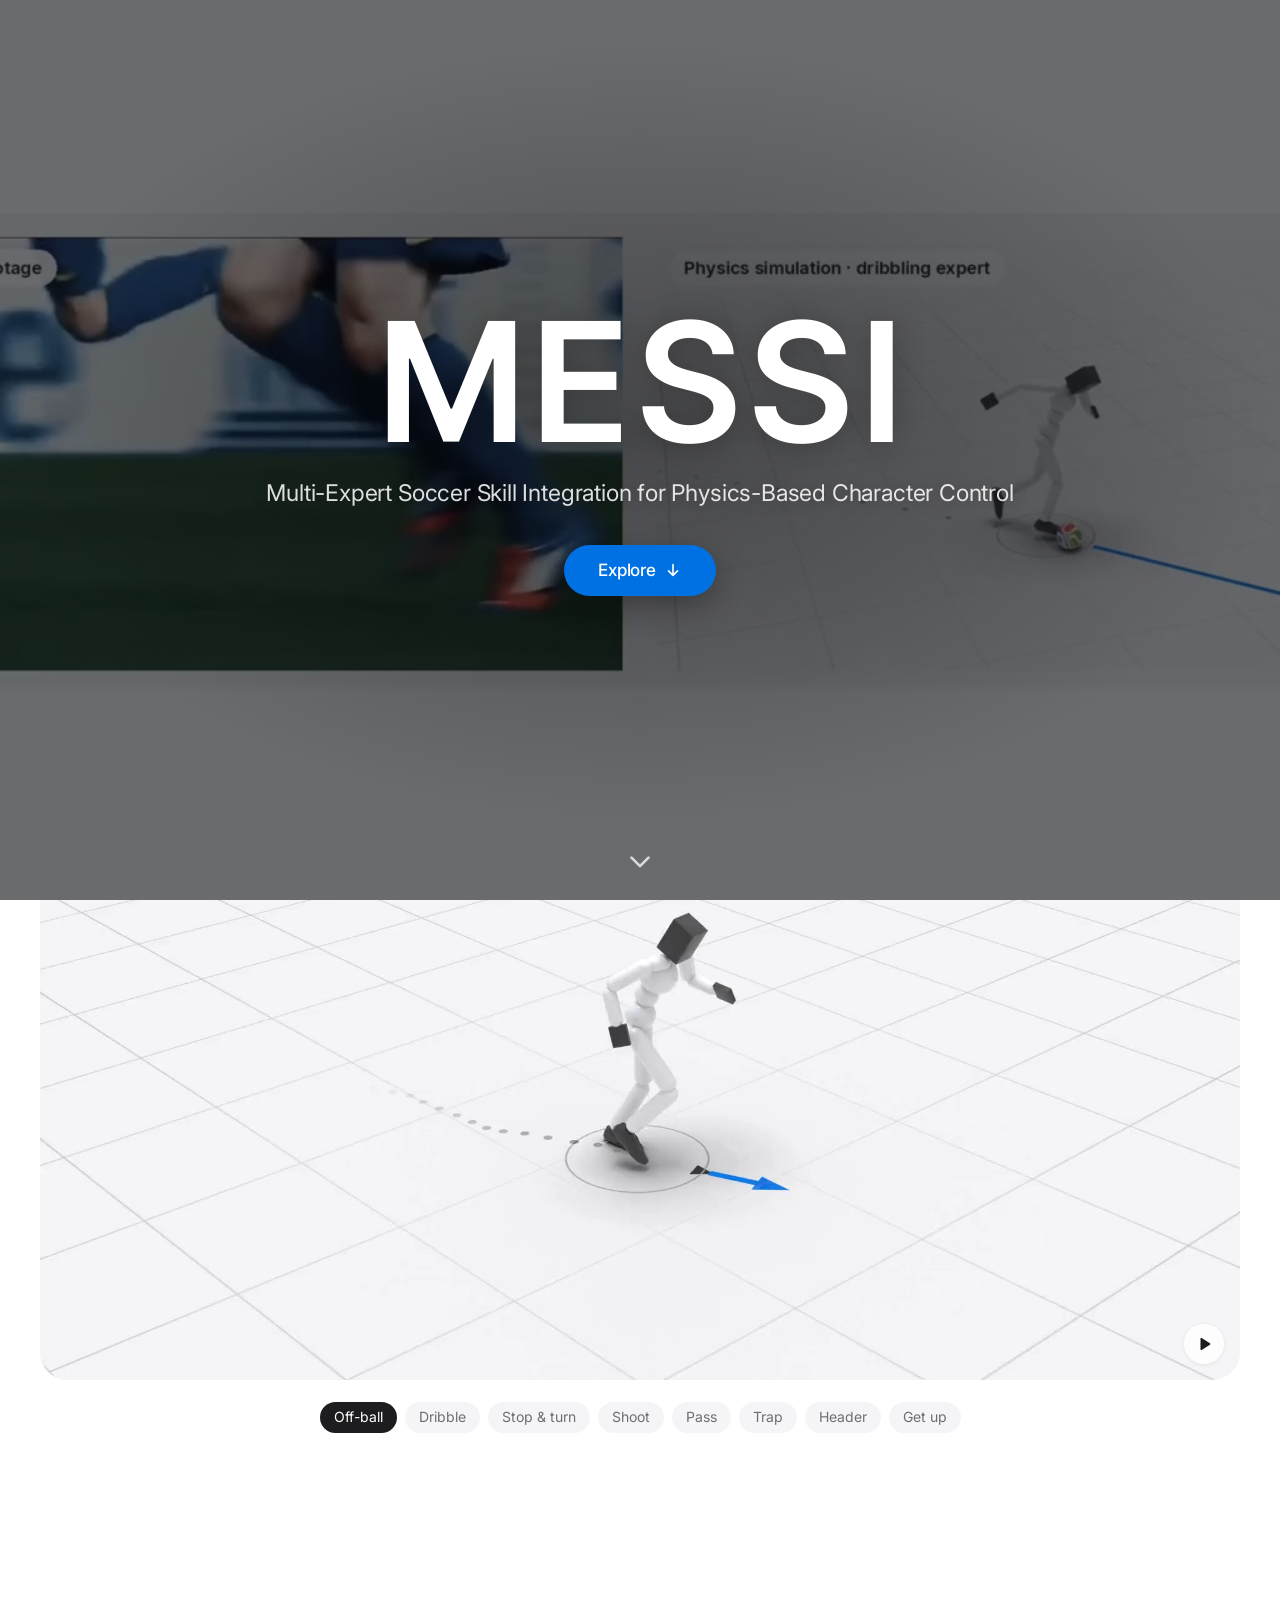
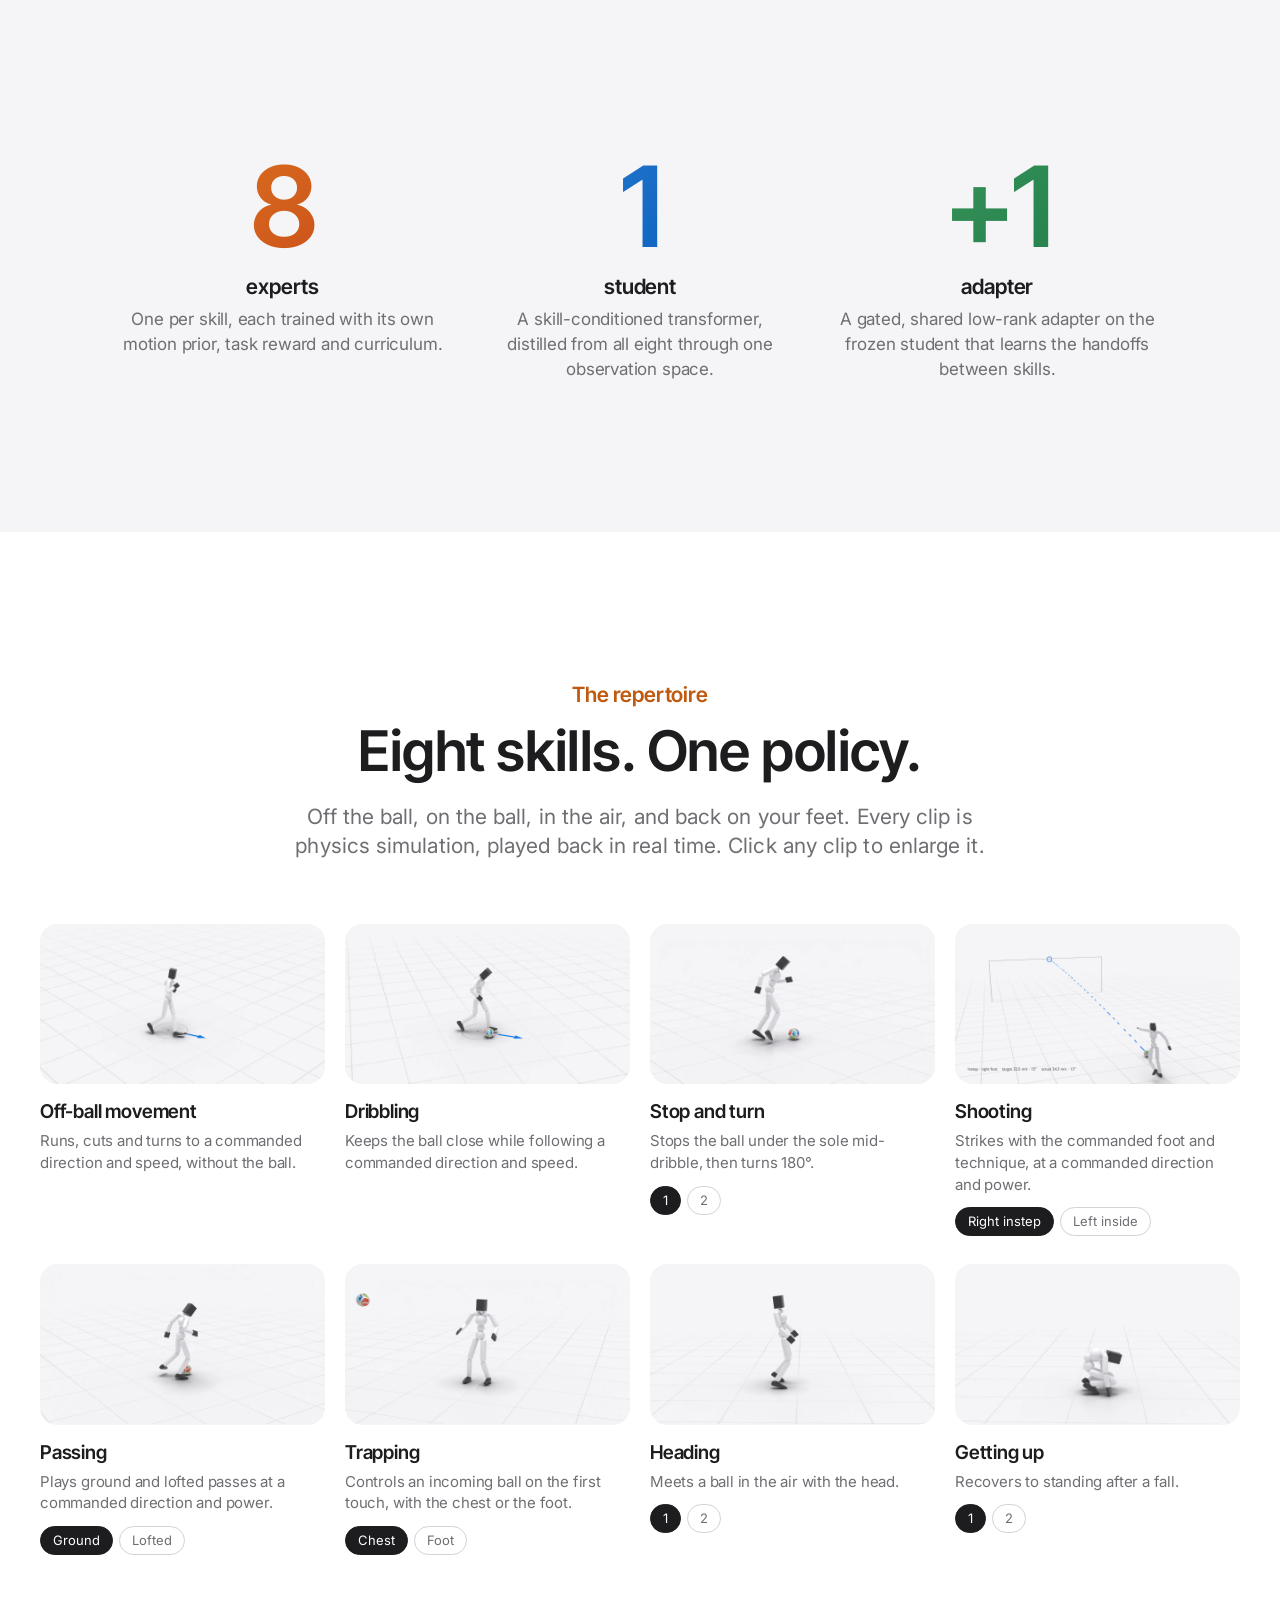
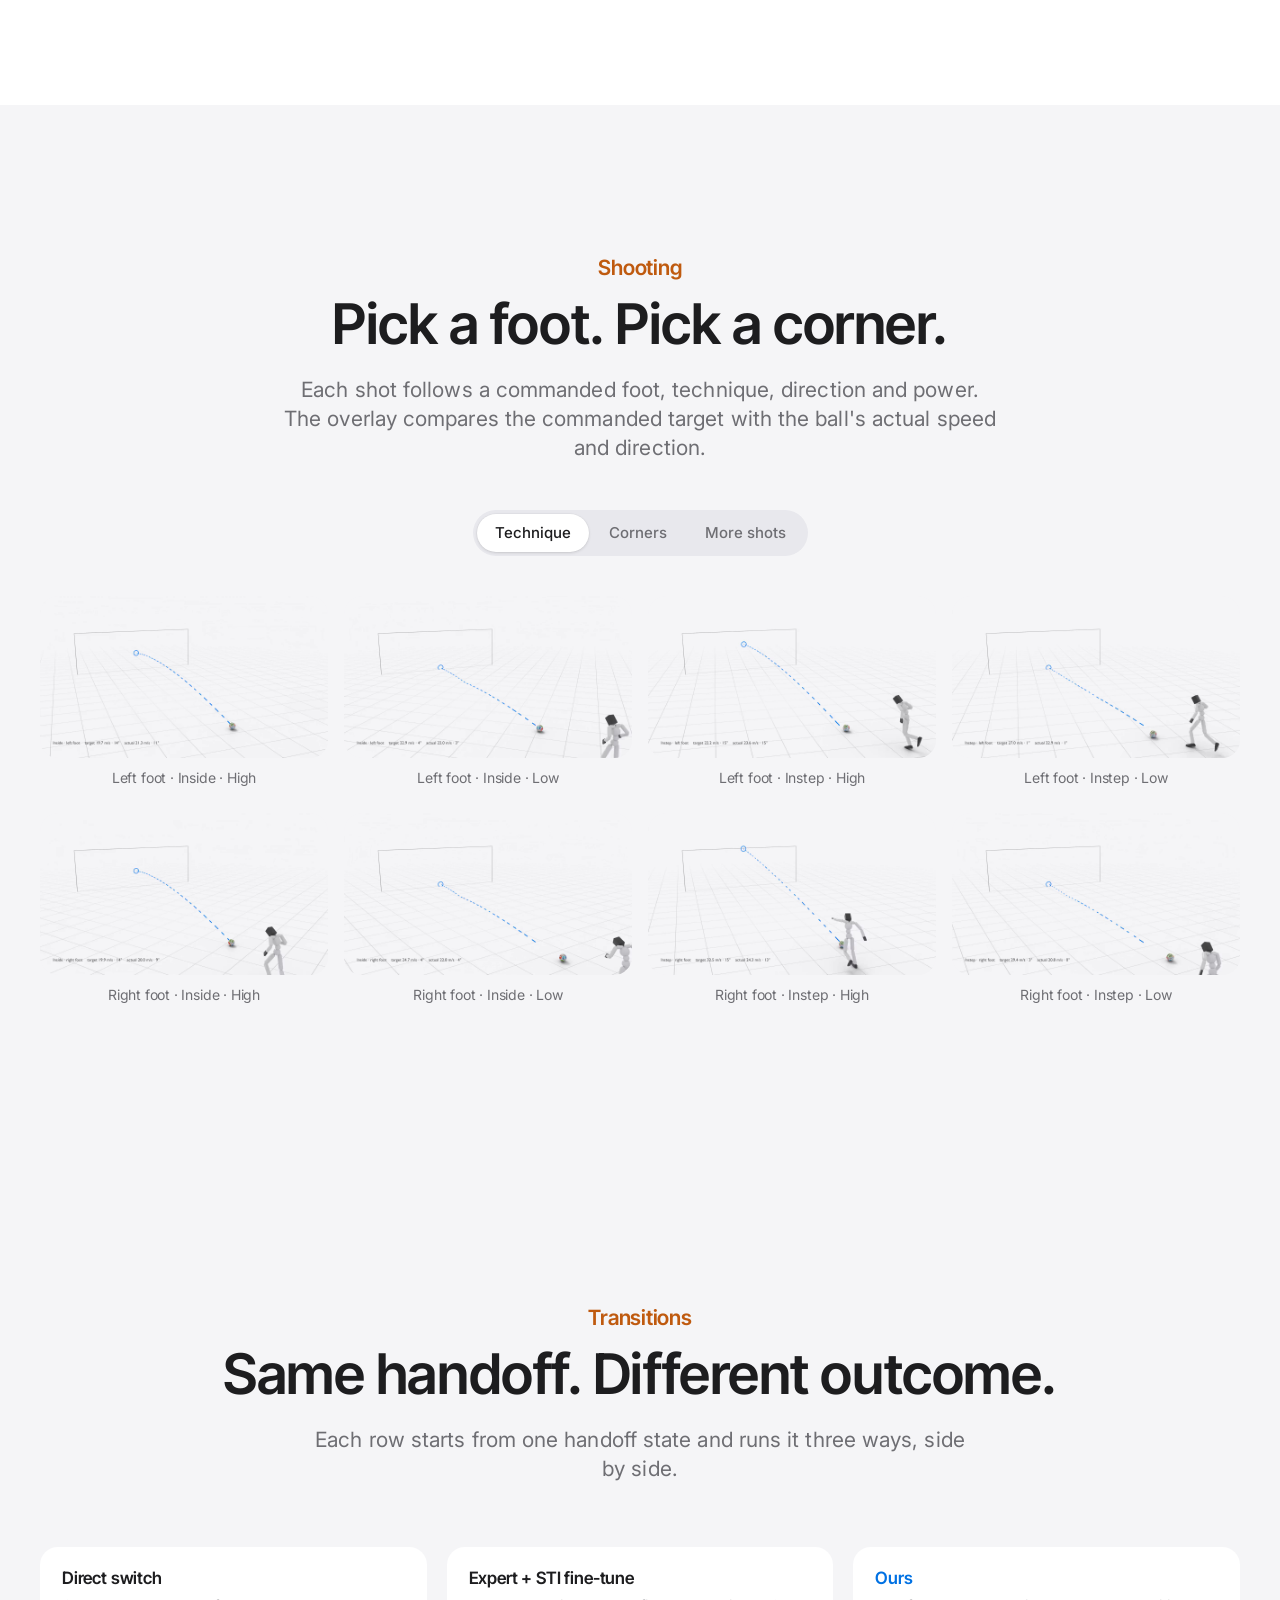
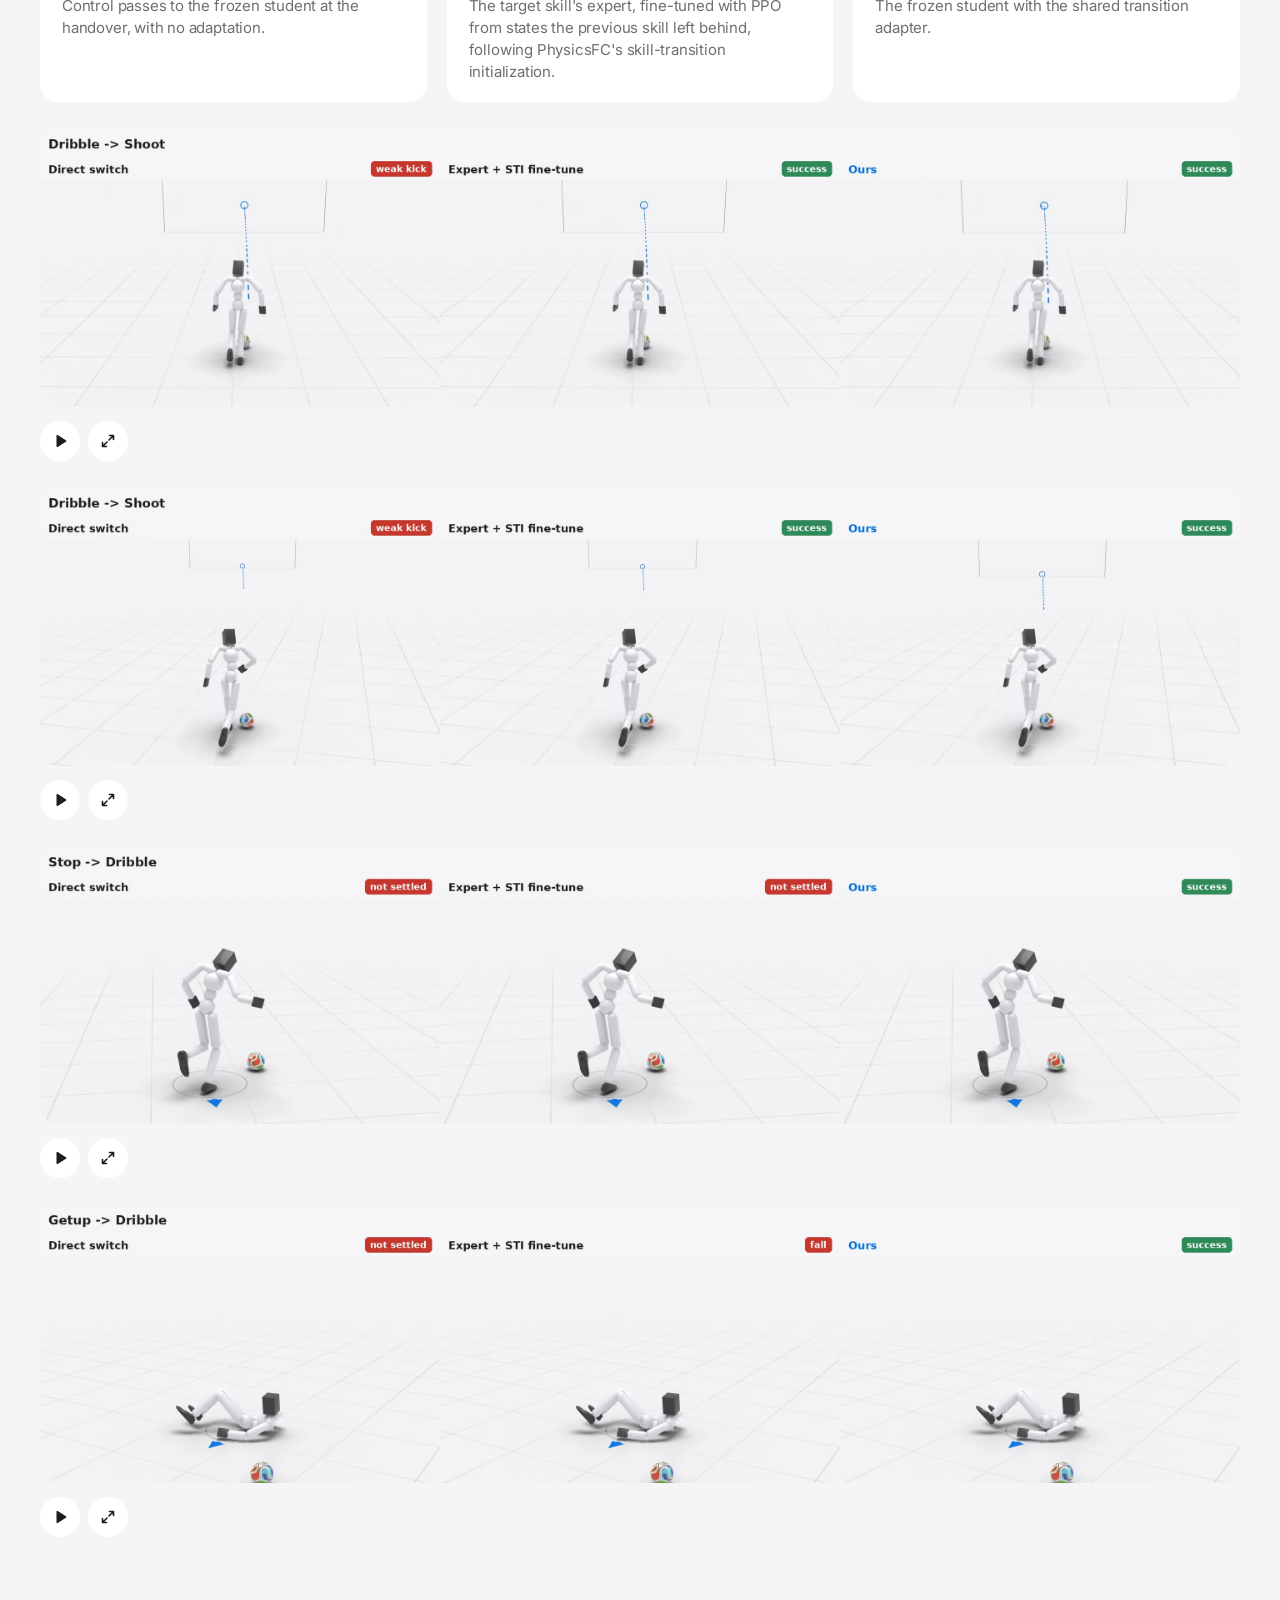
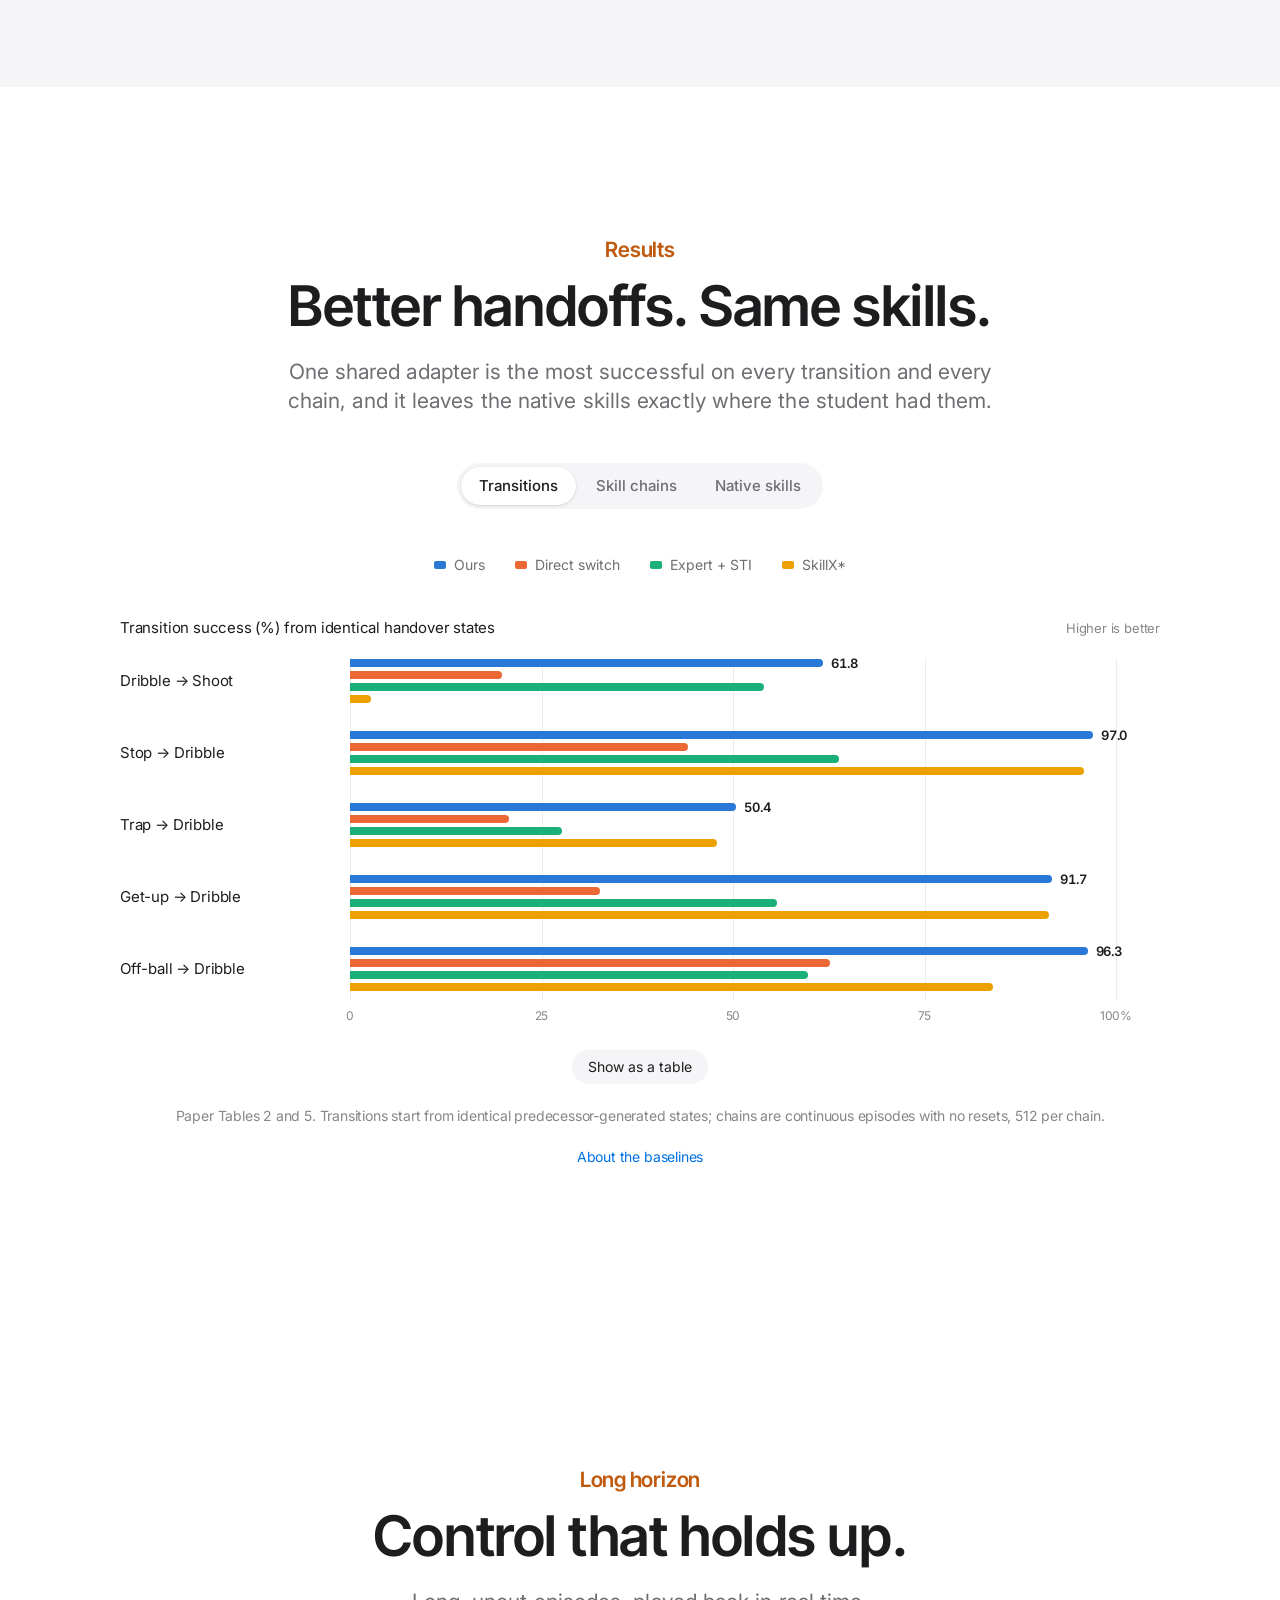
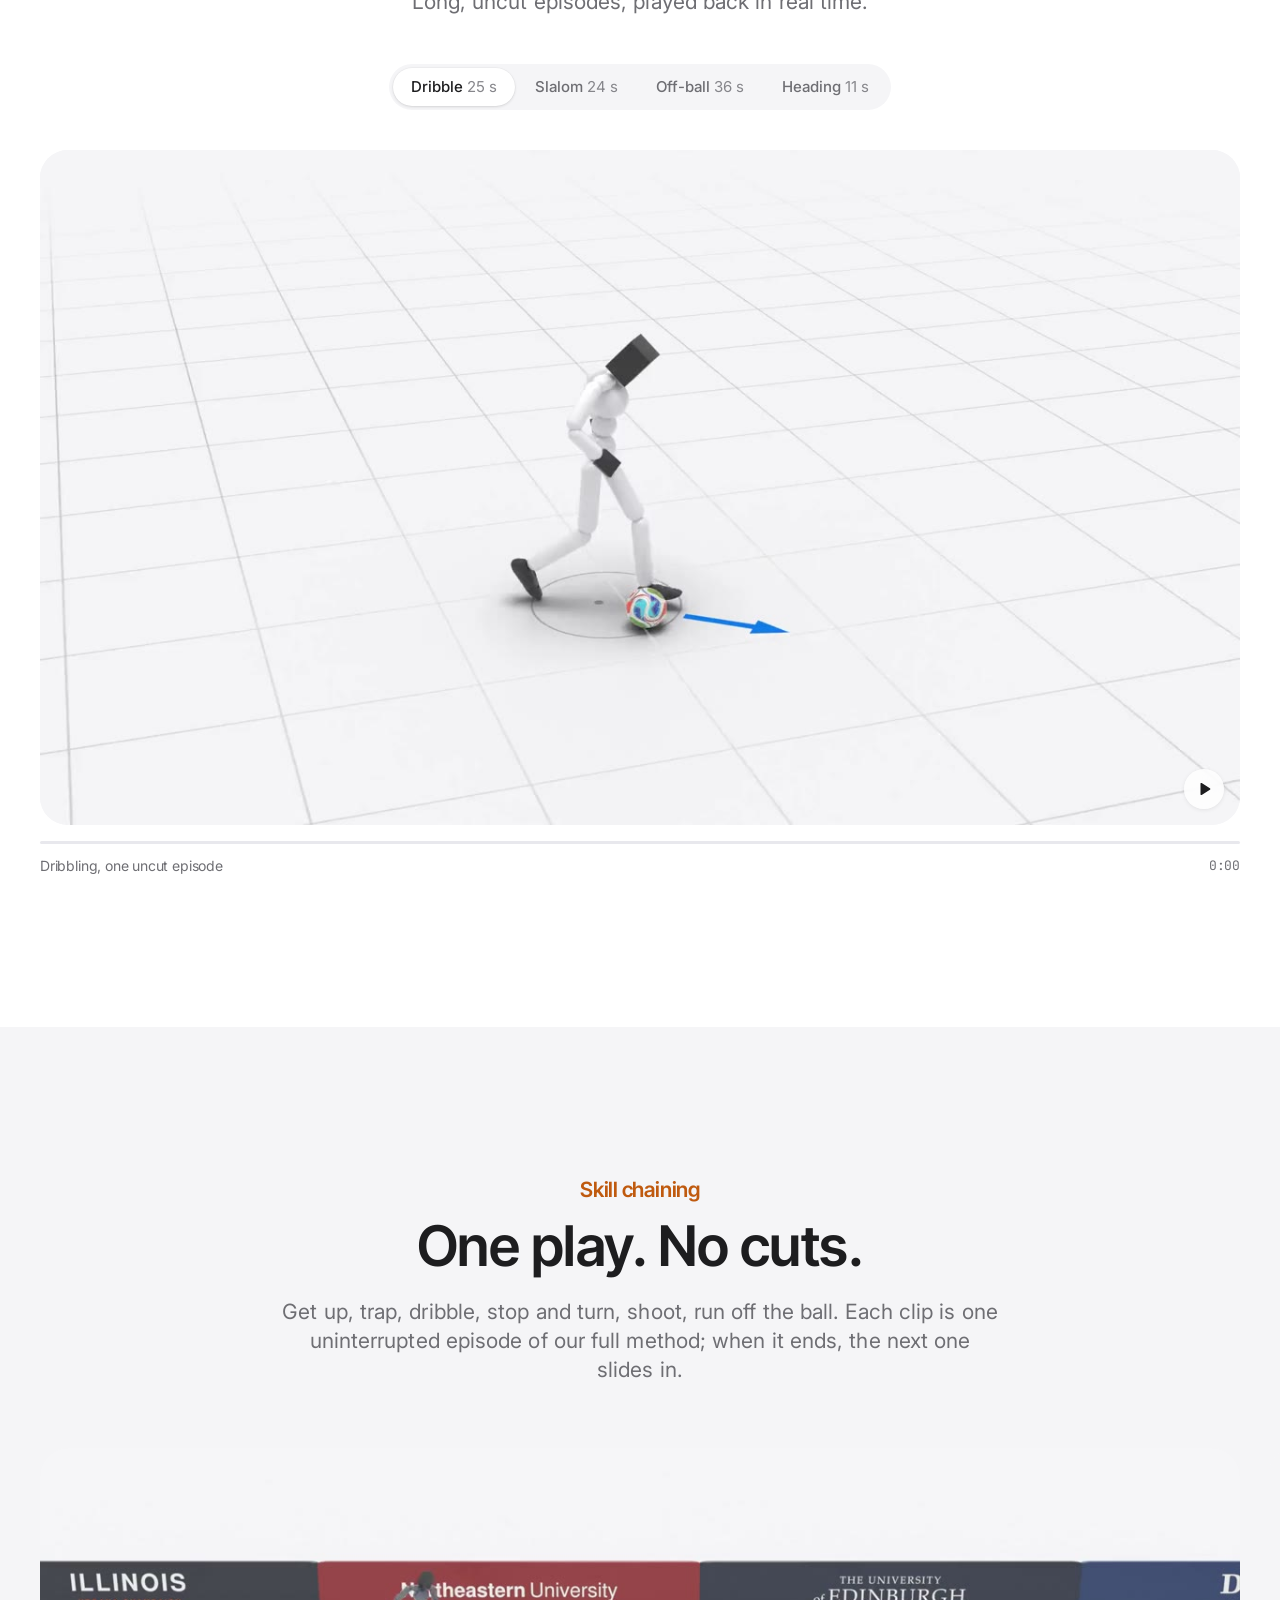
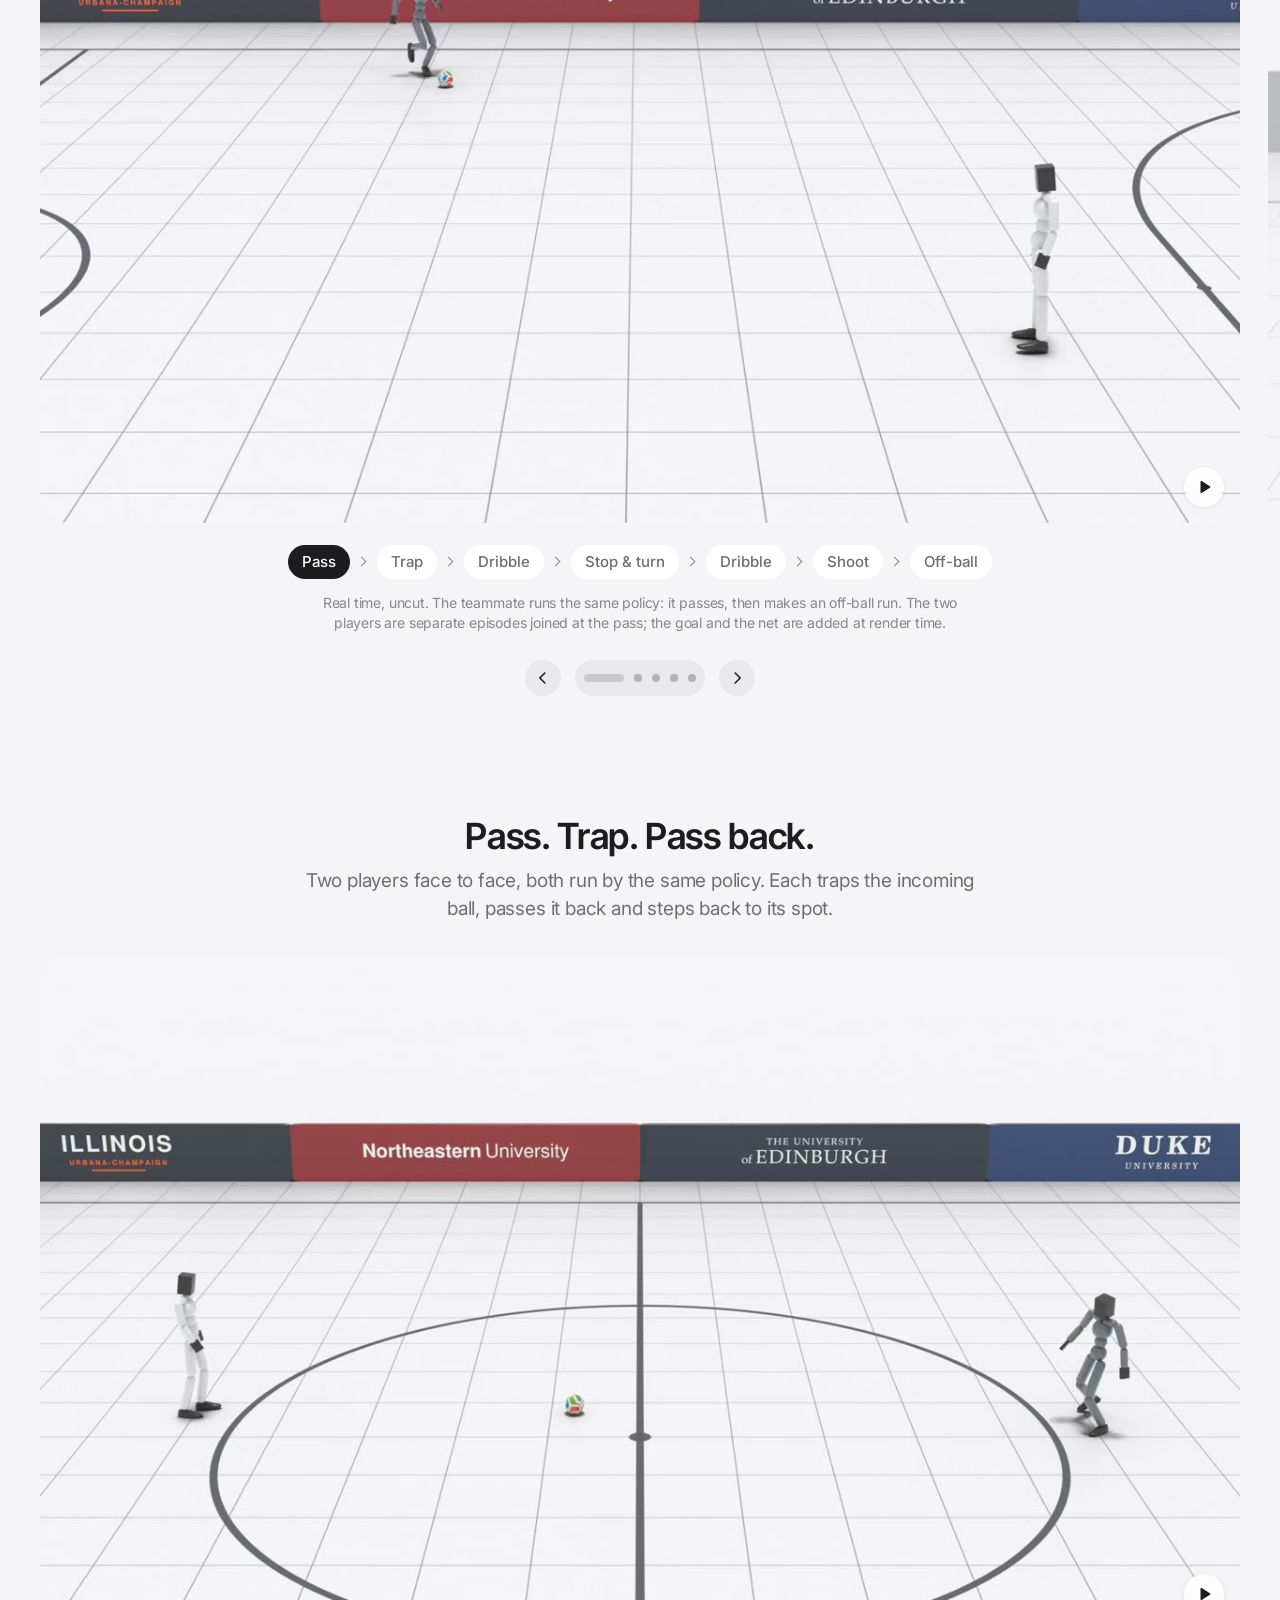
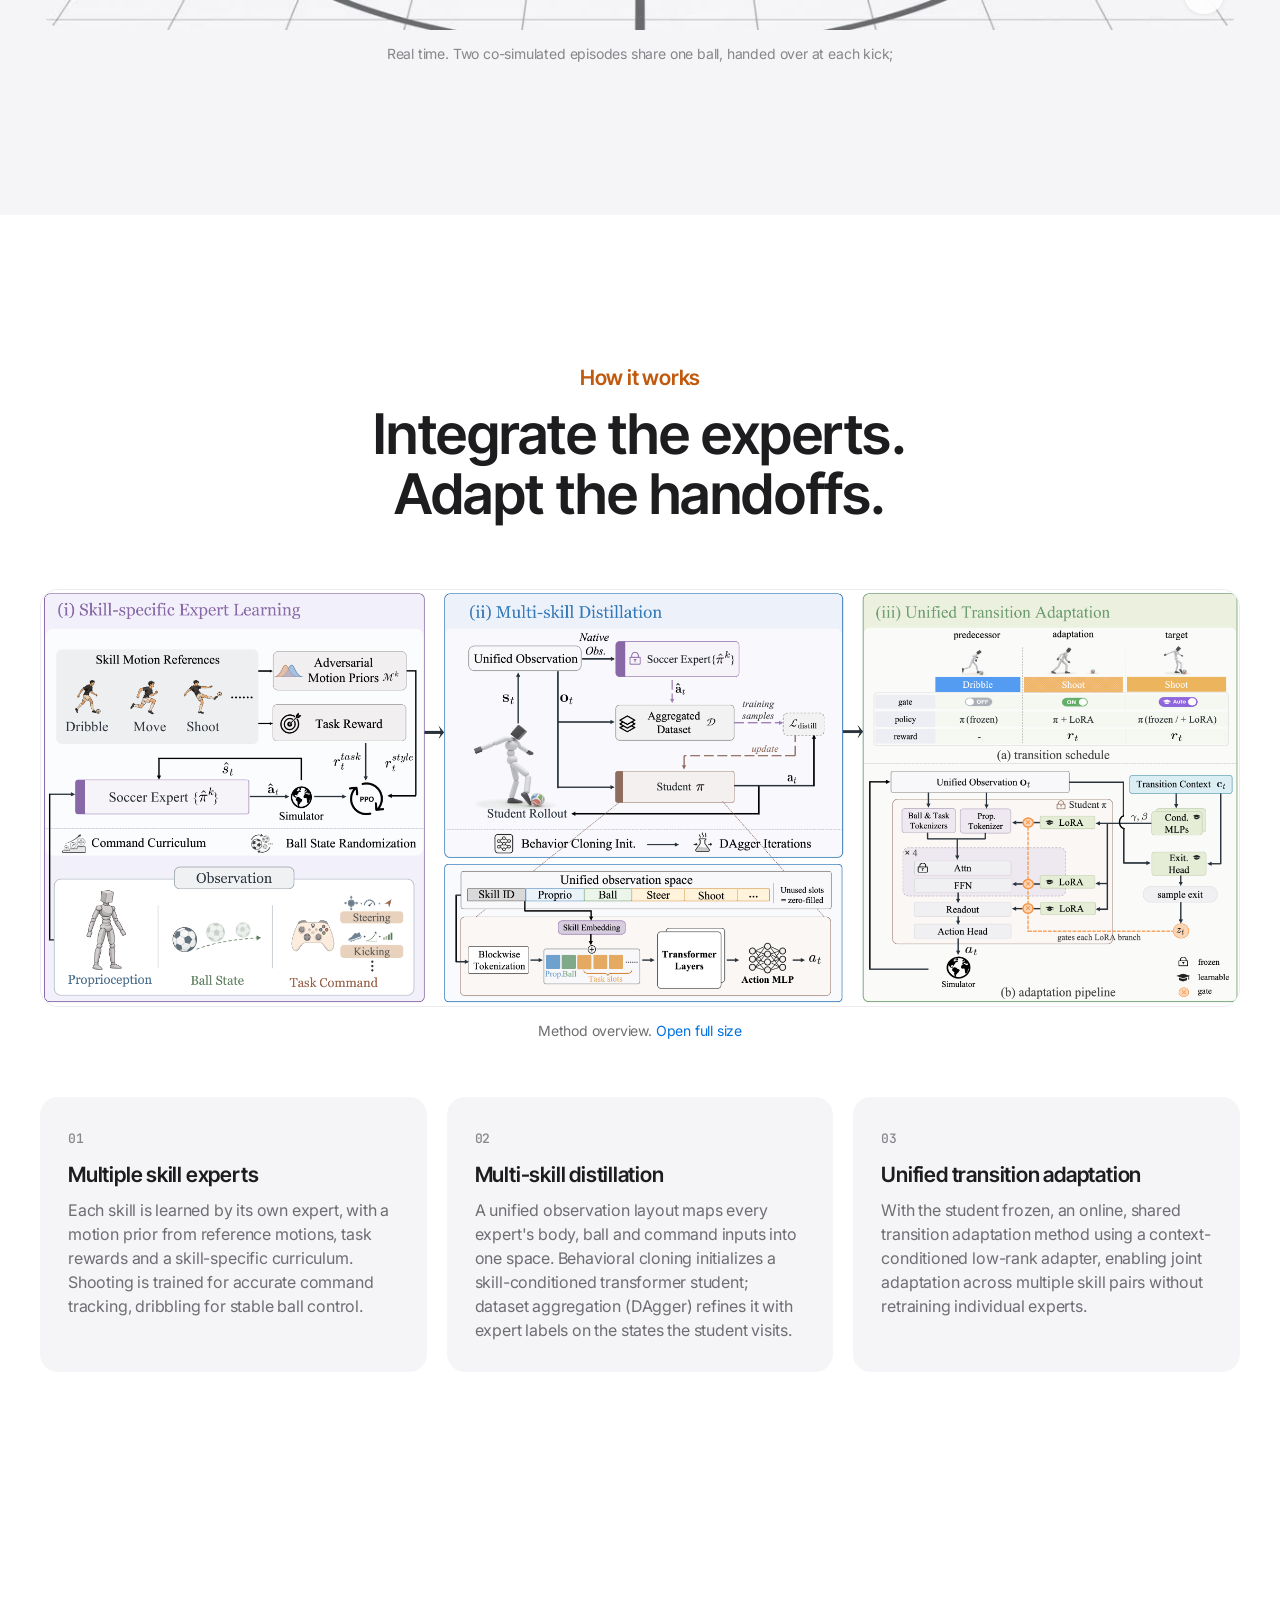
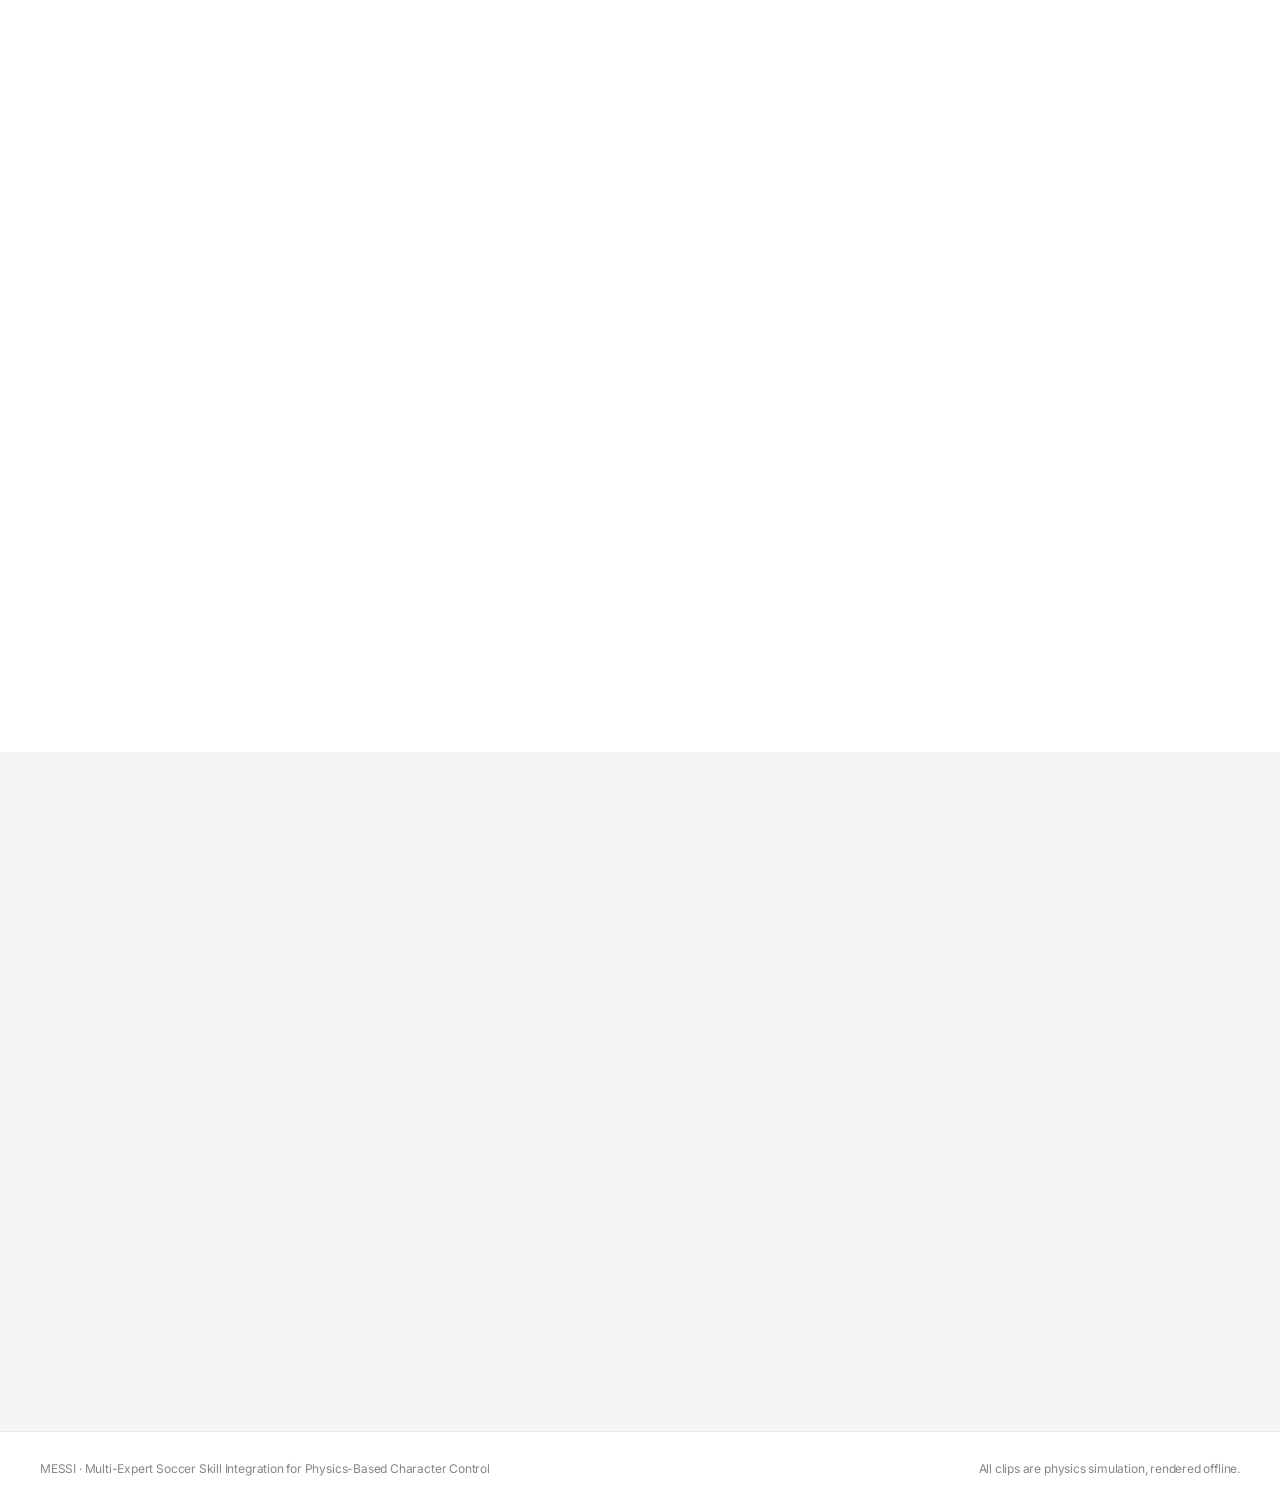
<file: MESSI/index.html>
<!doctype html>
<html lang="en">
<head>
<meta charset="utf-8">
<meta name="viewport" content="width=device-width, initial-scale=1">
<title>MESSI: Multi-Expert Soccer Skill Integration</title>
<meta name="description" content="MESSI consolidates eight independently trained soccer experts into one physics-based controller, then adapts it to hand off between skills while preserving each skill.">
<!-- TODO(deploy): make og:image an absolute URL once the page has a home (e.g. https://<user>.github.io/messi/assets/img/teaser_chain.jpg). -->
<meta property="og:title" content="MESSI: Multi-Expert Soccer Skill Integration">
<meta property="og:description" content="Eight soccer skills, one physics-based controller.">
<meta property="og:image" content="assets/img/teaser_chain.jpg">
<meta name="twitter:card" content="summary_large_image">
<link rel="icon" href="data:image/svg+xml,%3Csvg xmlns='http://www.w3.org/2000/svg' viewBox='0 0 100 100'%3E%3Ctext y='.9em' font-size='90'%3E%E2%9A%BD%3C/text%3E%3C/svg%3E">
<link rel="preconnect" href="https://fonts.googleapis.com">
<link rel="preconnect" href="https://fonts.gstatic.com" crossorigin>
<link href="https://fonts.googleapis.com/css2?family=Inter+Tight:wght@600&family=Inter:wght@400;500;600&family=JetBrains+Mono:wght@400;500&display=swap" rel="stylesheet">
<link rel="stylesheet" href="assets/css/style.css">
<script>
  // decided before first paint: the entry page shows unless the URL already points somewhere (#hash) or says ?intro=0
  (function (d) {
    d.classList.add("js");
    var open = !(location.hash.length > 1 || /[?&]intro=0\b/.test(location.search));
    d.classList.add(open ? "intro-open" : "no-intro");
    // the entry page always leads to the top of the page: a reload must not restore the old scroll position under it
    if (open && "scrollRestoration" in history) history.scrollRestoration = "manual";
  })(document.documentElement);
</script>
<script src="assets/js/main.js" defer></script>
</head>
<body>
<!-- ============ ENTRY PAGE ============ -->
<!-- Full-bleed video, dimmed, with the title centred and an Explore button; Explore, scroll, swipe up or the
     down arrow lift it like a curtain onto the page below.
     Links with a #hash, and ?intro=0, skip it. Without main.js the button reloads with ?intro=0.
     Video: output/explainer_video/website_entry_video.mov (build_media.py "intro/entry"). -->
<div class="intro" id="intro" role="dialog" aria-modal="true" aria-labelledby="intro-title">
  <video class="intro-video" muted loop playsinline preload="auto" aria-hidden="true"
         poster="media/intro/entry.jpg" data-src="media/intro/entry.mp4"></video>
  <div class="intro-dim" aria-hidden="true"></div>
  <div class="intro-content">
    <p class="intro-title" id="intro-title">MESSI</p>
    <p class="intro-sub">Multi-Expert Soccer Skill Integration for Physics-Based Character Control</p>
    <a class="btn btn-primary intro-btn" href="?intro=0#top">Explore
      <svg viewBox="0 0 20 20" fill="none" stroke="currentColor" stroke-width="1.8" stroke-linecap="round" stroke-linejoin="round" aria-hidden="true"><path d="M10 4v12M5 11l5 5 5-5"/></svg>
    </a>
  </div>
  <div class="intro-hint" aria-hidden="true">
    <svg viewBox="0 0 20 20" fill="none" stroke="currentColor" stroke-width="1.6" stroke-linecap="round" stroke-linejoin="round"><path d="M5 8l5 5 5-5"/></svg>
  </div>
</div>

<a class="skip" href="#main">Skip to content</a>

<!-- ============ NAV ============ -->
<nav class="nav" aria-label="Sections">
  <div class="wrap">
    <a class="brand" href="#top">MESSI</a>
    <ul class="nav-links">
      <li><a href="#skills">Skills</a></li>
      <li><a href="#shooting">Shooting</a></li>
      <li><a href="#long">Long horizon</a></li>
      <li><a href="#chain">Chaining</a></li>
      <li><a href="#method">Method</a></li>
      <li><a href="#transitions">Transitions</a></li>
      <li><a href="#results">Results</a></li>
      <li><a href="#citation">Citation</a></li>
    </ul>
    <!-- TODO(paper): set href to the paper and drop is-soon / aria-disabled -->
    <a class="btn btn-primary " href="https://arxiv.org/pdf/2611.33011" target="_blank">Paper</a>
  </div>
</nav>

<main id="main">

<!-- ============ HERO ============ -->
<header class="hero" id="top">
  <div class="wrap-mid">
    <p class="eyebrow"><b>MESSI</b> &nbsp;·&nbsp; Multi-Expert Soccer Skill Integration</p>
    <h1 class="hx">Eight soccer skills.<br>One controller.</h1>
    <p class="lede">We consolidate eight independently trained soccer experts into a single
      physics-based policy, then teach it to hand off between skills
      <b>without forgetting any of them.</b></p>

    <!-- TODO(authors): names, links, affiliations, venue -->
    <p class="authors">
      <a href="https://xiaogangpeng.github.io/" target="_blank">Xiaogang Peng<sup>1*</sup></a> &nbsp;·&nbsp; <a href="https://www.linkedin.com/in/jiaqi-zou-35a391321/" target="_blank">Jiaqi Zou<sup>2*</sup></a> &nbsp;·&nbsp; <a href="https://zhongleilz.github.io/" target="_blank">Lei Zhong<sup>3</sup></a> &nbsp;·&nbsp; <a href="https://sirui-xu.github.io/" target="_blank">Sirui Xu<sup>4</sup></a> &nbsp;·&nbsp; <a href="https://jianghz.me/" target="_blank">Huaizu Jiang<sup>1</sup></a>
      <span class="aff"><sup>1</sup>Northeastern University &nbsp;&nbsp; <sup>2</sup>Duke University &nbsp;&nbsp; <sup>3</sup>University of Edinburgh &nbsp;&nbsp; <sup>4</sup>University of Illinois at Urbana-Champaign</span>
       <span class="aff">* Equal contribution </span>
    </p>

    <div class="btn-row">
      <!-- TODO(links): add href and remove is-soon / aria-disabled / the "Soon" tag as each goes live -->
      <a class="btn btn-primary " href="https://arxiv.org/pdf/2611.33011" target="_blank">
        <svg viewBox="0 0 20 20" fill="none" stroke="currentColor" stroke-width="1.6" stroke-linejoin="round"><path d="M5 2.5h6.5L15.5 6.5v11H5z"/><path d="M11.5 2.5v4h4M7.5 10.5h5M7.5 13.5h5"/></svg>
        Paper</a>
      <a class="btn " href="https://arxiv.org/abs/2611.33011" target="_blank">
        <svg viewBox="0 0 20 20" fill="none" stroke="currentColor" stroke-width="1.6" stroke-linecap="round"><path d="M4 4.5h12M4 10h12M4 15.5h7"/></svg>
        arXiv </a>
      <a class="btn" href="https://github.com/neu-3dvi/MESSI" target="_blank">
        <svg viewBox="0 0 20 20" fill="none" stroke="currentColor" stroke-width="1.6" stroke-linecap="round" stroke-linejoin="round"><path d="M7 6 3 10l4 4M13 6l4 4-4 4"/></svg>
        Code </a>

      <a class="btn is-soon" aria-disabled="true">
        <svg viewBox="0 0 20 20" fill="none" stroke="currentColor" stroke-width="1.6" stroke-linecap="round" stroke-linejoin="round"><path d="M6 6.5h8a4 4 0 0 1 3.9 3.1l.8 3.6a2.4 2.4 0 0 1-4.2 2L13 13.5H7l-1.5 1.7a2.4 2.4 0 0 1-4.2-2l.8-3.6A4 4 0 0 1 6 6.5z"/><path d="M6.5 9v3M5 10.5h3M13 10h.01M15 11.5h.01"/></svg>
        Web Demo <span class="soon">Soon</span></a>
      <a class="btn is-soon" aria-disabled="true">
        <svg viewBox="0 0 20 20" fill="none" stroke="currentColor" stroke-width="1.6" stroke-linecap="round" stroke-linejoin="round"><rect x="2" y="4.5" width="16" height="11" rx="3.2"/><path d="M8.5 7.8v4.4l3.8-2.2z"/></svg>
        YouTube <span class="soon">Soon</span></a>
      <a class="btn" href="#citation">
        <svg viewBox="0 0 20 20" fill="none" stroke="currentColor" stroke-width="1.6" stroke-linejoin="round"><path d="M4 5.5h5v5H6.5c0 2 1 3 2.5 3.5M11 5.5h5v5h-2.5c0 2 1 3 2.5 3.5"/></svg>
        BibTeX</a>
    </div>
  </div>

  <div class="wrap hero-media">
    <div class="vbox lg">
      <video id="hero-video" muted loop playsinline preload="auto"
             poster="media/hero/montage.jpg" data-src="media/hero/montage.mp4"
             aria-label="Montage of the eight skills"></video>
      <button class="ctrl" type="button" aria-controls="hero-video" aria-label="Pause video">
        <svg class="i-pause" viewBox="0 0 16 16" fill="currentColor"><rect x="3.5" y="2.5" width="3" height="11" rx="1"/><rect x="9.5" y="2.5" width="3" height="11" rx="1"/></svg>
        <svg class="i-play" viewBox="0 0 16 16" fill="currentColor"><path d="M4.5 2.8v10.4a.8.8 0 0 0 1.2.7l8.2-5.2a.8.8 0 0 0 0-1.4L5.7 2.1a.8.8 0 0 0-1.2.7z"/></svg>
      </button>
    </div>
    <!-- data-t = segment start in seconds; regenerate with build_media.py (media/hero/segments.json) -->
    <ul class="chips" aria-label="Jump to a skill in the montage" data-chips-for="hero-video">
      <li><button class="chip" type="button" data-t="0">Off-ball</button></li>
      <li><button class="chip" type="button" data-t="3.5">Dribble</button></li>
      <li><button class="chip" type="button" data-t="7">Stop &amp; turn</button></li>
      <li><button class="chip" type="button" data-t="10.5">Shoot</button></li>
      <li><button class="chip" type="button" data-t="14.18">Pass</button></li>
      <li><button class="chip" type="button" data-t="16.46">Trap</button></li>
      <li><button class="chip" type="button" data-t="17.9">Header</button></li>
      <li><button class="chip" type="button" data-t="19.9">Get up</button></li>
    </ul>
  </div>
</header>

<!-- ============ AT A GLANCE ============ -->
<section class="sec band" aria-labelledby="glance-h">
  <div class="wrap-mid">
    <h2 class="sr" id="glance-h">At a glance</h2>
    <div class="stats">
      <div class="stat reveal">
        <p class="stat-n">8</p>
        <p class="stat-k">experts</p>
        <p class="stat-t">One per skill, each trained with its own motion prior, task reward and curriculum.</p>
      </div>
      <div class="stat reveal">
        <p class="stat-n">1</p>
        <p class="stat-k">student</p>
        <p class="stat-t">A skill-conditioned transformer, distilled from all eight through one observation space.</p>
      </div>
      <div class="stat reveal">
        <p class="stat-n">+1</p>
        <p class="stat-k">adapter</p>
        <p class="stat-t">A gated, shared low-rank adapter on the frozen student that learns the handoffs between skills.</p>
      </div>
    </div>
  </div>
</section>

<!-- ============ SKILLS ============ -->
<section class="sec" id="skills" aria-labelledby="skills-h">
  <div class="wrap">
    <div class="head reveal">
      <p class="eyebrow">The repertoire</p>
      <h2 class="h2" id="skills-h">Eight skills. One policy.</h2>
      <p class="lede">Off the ball, on the ball, in the air, and back on your feet.
        Every clip is physics simulation, played back in real time. Click any clip to enlarge it.</p>
    </div>

    <div class="grid g4">
      <article class="card reveal">
        <button class="vbox" type="button" aria-label="Enlarge: Off-ball movement">
          <video muted loop playsinline preload="none" poster="media/skills/offball.jpg" data-src="media/skills/offball.mp4"></video>
          <span class="expand" aria-hidden="true"><svg viewBox="0 0 16 16" fill="none" stroke="currentColor" stroke-width="1.6" stroke-linecap="round" stroke-linejoin="round"><path d="M9.5 2.5h4v4M6.5 13.5h-4v-4M13.5 2.5 9 7M2.5 13.5 7 9"/></svg></span>
        </button>
        <h3>Off-ball movement</h3>
        <p>Runs, cuts and turns to a commanded direction and speed, without the ball.</p>
      </article>

      <article class="card reveal">
        <button class="vbox" type="button" aria-label="Enlarge: Dribbling">
          <video muted loop playsinline preload="none" poster="media/skills/dribble.jpg" data-src="media/skills/dribble.mp4"></video>
          <span class="expand" aria-hidden="true"><svg viewBox="0 0 16 16" fill="none" stroke="currentColor" stroke-width="1.6" stroke-linecap="round" stroke-linejoin="round"><path d="M9.5 2.5h4v4M6.5 13.5h-4v-4M13.5 2.5 9 7M2.5 13.5 7 9"/></svg></span>
        </button>
        <h3>Dribbling</h3>
        <p>Keeps the ball close while following a commanded direction and speed.</p>
      </article>

      <article class="card reveal">
        <button class="vbox" type="button" aria-label="Enlarge: Stop and turn">
          <video muted loop playsinline preload="none" poster="media/skills/stop_1.jpg" data-src="media/skills/stop_1.mp4"></video>
          <span class="expand" aria-hidden="true"><svg viewBox="0 0 16 16" fill="none" stroke="currentColor" stroke-width="1.6" stroke-linecap="round" stroke-linejoin="round"><path d="M9.5 2.5h4v4M6.5 13.5h-4v-4M13.5 2.5 9 7M2.5 13.5 7 9"/></svg></span>
        </button>
        <h3>Stop and turn</h3>
        <p>Stops the ball under the sole mid-dribble, then turns 180°.</p>
        <div class="variants" role="group" aria-label="Stop and turn clips">
          <button type="button" aria-pressed="true" data-src="media/skills/stop_1.mp4" data-poster="media/skills/stop_1.jpg">1</button>
          <button type="button" aria-pressed="false" data-src="media/skills/stop_2.mp4" data-poster="media/skills/stop_2.jpg">2</button>
        </div>
      </article>

      <article class="card reveal">
        <button class="vbox" type="button" aria-label="Enlarge: Shooting">
          <video muted loop playsinline preload="none" poster="media/shoot/R_instep_high.jpg" data-src="media/shoot/R_instep_high.mp4"></video>
          <span class="expand" aria-hidden="true"><svg viewBox="0 0 16 16" fill="none" stroke="currentColor" stroke-width="1.6" stroke-linecap="round" stroke-linejoin="round"><path d="M9.5 2.5h4v4M6.5 13.5h-4v-4M13.5 2.5 9 7M2.5 13.5 7 9"/></svg></span>
        </button>
        <h3>Shooting</h3>
        <p>Strikes with the commanded foot and technique, at a commanded direction and power.</p>
        <div class="variants" role="group" aria-label="Shooting clips">
          <button type="button" aria-pressed="true" data-src="media/shoot/R_instep_high.mp4" data-poster="media/shoot/R_instep_high.jpg">Right instep</button>
          <button type="button" aria-pressed="false" data-src="media/shoot/L_inside_low.mp4" data-poster="media/shoot/L_inside_low.jpg">Left inside</button>
        </div>
      </article>

      <article class="card reveal">
        <button class="vbox" type="button" aria-label="Enlarge: Passing">
          <video muted loop playsinline preload="none" poster="media/skills/pass_ground.jpg" data-src="media/skills/pass_ground.mp4"></video>
          <span class="expand" aria-hidden="true"><svg viewBox="0 0 16 16" fill="none" stroke="currentColor" stroke-width="1.6" stroke-linecap="round" stroke-linejoin="round"><path d="M9.5 2.5h4v4M6.5 13.5h-4v-4M13.5 2.5 9 7M2.5 13.5 7 9"/></svg></span>
        </button>
        <h3>Passing</h3>
        <p>Plays ground and lofted passes at a commanded direction and power.</p>
        <div class="variants" role="group" aria-label="Passing clips">
          <button type="button" aria-pressed="true" data-src="media/skills/pass_ground.mp4" data-poster="media/skills/pass_ground.jpg">Ground</button>
          <button type="button" aria-pressed="false" data-src="media/skills/pass_lofted.mp4" data-poster="media/skills/pass_lofted.jpg">Lofted</button>
        </div>
      </article>

      <article class="card reveal">
        <button class="vbox" type="button" aria-label="Enlarge: Trapping">
          <video muted loop playsinline preload="none" poster="media/skills/trap_chest.jpg" data-src="media/skills/trap_chest.mp4"></video>
          <span class="expand" aria-hidden="true"><svg viewBox="0 0 16 16" fill="none" stroke="currentColor" stroke-width="1.6" stroke-linecap="round" stroke-linejoin="round"><path d="M9.5 2.5h4v4M6.5 13.5h-4v-4M13.5 2.5 9 7M2.5 13.5 7 9"/></svg></span>
        </button>
        <h3>Trapping</h3>
        <p>Controls an incoming ball on the first touch, with the chest or the foot.</p>
        <div class="variants" role="group" aria-label="Trapping clips">
          <button type="button" aria-pressed="true" data-src="media/skills/trap_chest.mp4" data-poster="media/skills/trap_chest.jpg">Chest</button>
          <button type="button" aria-pressed="false" data-src="media/skills/trap_foot.mp4" data-poster="media/skills/trap_foot.jpg">Foot</button>
        </div>
      </article>

      <article class="card reveal">
        <button class="vbox" type="button" aria-label="Enlarge: Heading">
          <video muted loop playsinline preload="none" poster="media/skills/header_1.jpg" data-src="media/skills/header_1.mp4"></video>
          <span class="expand" aria-hidden="true"><svg viewBox="0 0 16 16" fill="none" stroke="currentColor" stroke-width="1.6" stroke-linecap="round" stroke-linejoin="round"><path d="M9.5 2.5h4v4M6.5 13.5h-4v-4M13.5 2.5 9 7M2.5 13.5 7 9"/></svg></span>
        </button>
        <h3>Heading</h3>
        <p>Meets a ball in the air with the head.</p>
        <div class="variants" role="group" aria-label="Heading clips">
          <button type="button" aria-pressed="true" data-src="media/skills/header_1.mp4" data-poster="media/skills/header_1.jpg">1</button>
          <button type="button" aria-pressed="false" data-src="media/skills/header_2.mp4" data-poster="media/skills/header_2.jpg">2</button>
        </div>
      </article>

      <article class="card reveal">
        <button class="vbox" type="button" aria-label="Enlarge: Getting up">
          <video muted loop playsinline preload="none" poster="media/skills/getup_1.jpg" data-src="media/skills/getup_1.mp4"></video>
          <span class="expand" aria-hidden="true"><svg viewBox="0 0 16 16" fill="none" stroke="currentColor" stroke-width="1.6" stroke-linecap="round" stroke-linejoin="round"><path d="M9.5 2.5h4v4M6.5 13.5h-4v-4M13.5 2.5 9 7M2.5 13.5 7 9"/></svg></span>
        </button>
        <h3>Getting up</h3>
        <p>Recovers to standing after a fall.</p>
        <div class="variants" role="group" aria-label="Getting up clips">
          <button type="button" aria-pressed="true" data-src="media/skills/getup_1.mp4" data-poster="media/skills/getup_1.jpg">1</button>
          <button type="button" aria-pressed="false" data-src="media/skills/getup_2.mp4" data-poster="media/skills/getup_2.jpg">2</button>
        </div>
      </article>
    </div>
  </div>
</section>

<!-- ============ SHOOTING ============ -->
<section class="sec band" id="shooting" aria-labelledby="shoot-h">
  <div class="wrap">
    <div class="head reveal">
      <p class="eyebrow">Shooting</p>
      <h2 class="h2" id="shoot-h">Pick a foot. Pick a corner.</h2>
      <p class="lede">Each shot follows a commanded foot, technique, direction and power.
        The overlay compares the commanded target with the ball's actual speed and direction.</p>
    </div>

    <div class="seg-wrap">
      <div class="seg" role="tablist" aria-label="Shot sets">
        <button role="tab" type="button" aria-selected="true" aria-controls="shoot-tech" id="tab-tech">Technique</button>
        <button role="tab" type="button" aria-selected="false" aria-controls="shoot-corner" id="tab-corner" tabindex="-1">Corners</button>
        <button role="tab" type="button" aria-selected="false" aria-controls="shoot-more" id="tab-more" tabindex="-1">More shots</button>
      </div>
    </div>

    <!-- foot x technique x height -->
    <div class="grid g4 dense" id="shoot-tech" role="tabpanel" aria-labelledby="tab-tech">
      <figure class="tile"><button class="vbox" type="button" aria-label="Enlarge: Left foot, inside, high"><video muted loop playsinline preload="none" poster="media/shoot/L_inside_high.jpg" data-src="media/shoot/L_inside_high.mp4"></video><span class="expand" aria-hidden="true"><svg viewBox="0 0 16 16" fill="none" stroke="currentColor" stroke-width="1.6" stroke-linecap="round" stroke-linejoin="round"><path d="M9.5 2.5h4v4M6.5 13.5h-4v-4M13.5 2.5 9 7M2.5 13.5 7 9"/></svg></span></button><figcaption>Left foot · Inside · High</figcaption></figure>
      <figure class="tile"><button class="vbox" type="button" aria-label="Enlarge: Left foot, inside, low"><video muted loop playsinline preload="none" poster="media/shoot/L_inside_low.jpg" data-src="media/shoot/L_inside_low.mp4"></video><span class="expand" aria-hidden="true"><svg viewBox="0 0 16 16" fill="none" stroke="currentColor" stroke-width="1.6" stroke-linecap="round" stroke-linejoin="round"><path d="M9.5 2.5h4v4M6.5 13.5h-4v-4M13.5 2.5 9 7M2.5 13.5 7 9"/></svg></span></button><figcaption>Left foot · Inside · Low</figcaption></figure>
      <figure class="tile"><button class="vbox" type="button" aria-label="Enlarge: Left foot, instep, high"><video muted loop playsinline preload="none" poster="media/shoot/L_instep_high.jpg" data-src="media/shoot/L_instep_high.mp4"></video><span class="expand" aria-hidden="true"><svg viewBox="0 0 16 16" fill="none" stroke="currentColor" stroke-width="1.6" stroke-linecap="round" stroke-linejoin="round"><path d="M9.5 2.5h4v4M6.5 13.5h-4v-4M13.5 2.5 9 7M2.5 13.5 7 9"/></svg></span></button><figcaption>Left foot · Instep · High</figcaption></figure>
      <figure class="tile"><button class="vbox" type="button" aria-label="Enlarge: Left foot, instep, low"><video muted loop playsinline preload="none" poster="media/shoot/L_instep_low.jpg" data-src="media/shoot/L_instep_low.mp4"></video><span class="expand" aria-hidden="true"><svg viewBox="0 0 16 16" fill="none" stroke="currentColor" stroke-width="1.6" stroke-linecap="round" stroke-linejoin="round"><path d="M9.5 2.5h4v4M6.5 13.5h-4v-4M13.5 2.5 9 7M2.5 13.5 7 9"/></svg></span></button><figcaption>Left foot · Instep · Low</figcaption></figure>
      <figure class="tile"><button class="vbox" type="button" aria-label="Enlarge: Right foot, inside, high"><video muted loop playsinline preload="none" poster="media/shoot/R_inside_high.jpg" data-src="media/shoot/R_inside_high.mp4"></video><span class="expand" aria-hidden="true"><svg viewBox="0 0 16 16" fill="none" stroke="currentColor" stroke-width="1.6" stroke-linecap="round" stroke-linejoin="round"><path d="M9.5 2.5h4v4M6.5 13.5h-4v-4M13.5 2.5 9 7M2.5 13.5 7 9"/></svg></span></button><figcaption>Right foot · Inside · High</figcaption></figure>
      <figure class="tile"><button class="vbox" type="button" aria-label="Enlarge: Right foot, inside, low"><video muted loop playsinline preload="none" poster="media/shoot/R_inside_low.jpg" data-src="media/shoot/R_inside_low.mp4"></video><span class="expand" aria-hidden="true"><svg viewBox="0 0 16 16" fill="none" stroke="currentColor" stroke-width="1.6" stroke-linecap="round" stroke-linejoin="round"><path d="M9.5 2.5h4v4M6.5 13.5h-4v-4M13.5 2.5 9 7M2.5 13.5 7 9"/></svg></span></button><figcaption>Right foot · Inside · Low</figcaption></figure>
      <figure class="tile"><button class="vbox" type="button" aria-label="Enlarge: Right foot, instep, high"><video muted loop playsinline preload="none" poster="media/shoot/R_instep_high.jpg" data-src="media/shoot/R_instep_high.mp4"></video><span class="expand" aria-hidden="true"><svg viewBox="0 0 16 16" fill="none" stroke="currentColor" stroke-width="1.6" stroke-linecap="round" stroke-linejoin="round"><path d="M9.5 2.5h4v4M6.5 13.5h-4v-4M13.5 2.5 9 7M2.5 13.5 7 9"/></svg></span></button><figcaption>Right foot · Instep · High</figcaption></figure>
      <figure class="tile"><button class="vbox" type="button" aria-label="Enlarge: Right foot, instep, low"><video muted loop playsinline preload="none" poster="media/shoot/R_instep_low.jpg" data-src="media/shoot/R_instep_low.mp4"></video><span class="expand" aria-hidden="true"><svg viewBox="0 0 16 16" fill="none" stroke="currentColor" stroke-width="1.6" stroke-linecap="round" stroke-linejoin="round"><path d="M9.5 2.5h4v4M6.5 13.5h-4v-4M13.5 2.5 9 7M2.5 13.5 7 9"/></svg></span></button><figcaption>Right foot · Instep · Low</figcaption></figure>
    </div>

    <!-- goal corners; TODO(media): top right with the right foot has no render yet -->
    <div class="grid g4 dense" id="shoot-corner" role="tabpanel" aria-labelledby="tab-corner" hidden>
      <figure class="tile"><button class="vbox" type="button" aria-label="Enlarge: Top left, left foot"><video muted loop playsinline preload="none" poster="media/shoot/top_left_L.jpg" data-src="media/shoot/top_left_L.mp4"></video><span class="expand" aria-hidden="true"><svg viewBox="0 0 16 16" fill="none" stroke="currentColor" stroke-width="1.6" stroke-linecap="round" stroke-linejoin="round"><path d="M9.5 2.5h4v4M6.5 13.5h-4v-4M13.5 2.5 9 7M2.5 13.5 7 9"/></svg></span></button><figcaption>Top left · Left foot</figcaption></figure>
      <figure class="tile"><button class="vbox" type="button" aria-label="Enlarge: Top left, right foot"><video muted loop playsinline preload="none" poster="media/shoot/top_left_R.jpg" data-src="media/shoot/top_left_R.mp4"></video><span class="expand" aria-hidden="true"><svg viewBox="0 0 16 16" fill="none" stroke="currentColor" stroke-width="1.6" stroke-linecap="round" stroke-linejoin="round"><path d="M9.5 2.5h4v4M6.5 13.5h-4v-4M13.5 2.5 9 7M2.5 13.5 7 9"/></svg></span></button><figcaption>Top left · Right foot</figcaption></figure>
      <figure class="tile"><button class="vbox" type="button" aria-label="Enlarge: Top right, left foot"><video muted loop playsinline preload="none" poster="media/shoot/top_right_L.jpg" data-src="media/shoot/top_right_L.mp4"></video><span class="expand" aria-hidden="true"><svg viewBox="0 0 16 16" fill="none" stroke="currentColor" stroke-width="1.6" stroke-linecap="round" stroke-linejoin="round"><path d="M9.5 2.5h4v4M6.5 13.5h-4v-4M13.5 2.5 9 7M2.5 13.5 7 9"/></svg></span></button><figcaption>Top right · Left foot</figcaption></figure>
      <figure class="tile"><button class="vbox" type="button" aria-label="Enlarge: Low left, left foot"><video muted loop playsinline preload="none" poster="media/shoot/low_left_L.jpg" data-src="media/shoot/low_left_L.mp4"></video><span class="expand" aria-hidden="true"><svg viewBox="0 0 16 16" fill="none" stroke="currentColor" stroke-width="1.6" stroke-linecap="round" stroke-linejoin="round"><path d="M9.5 2.5h4v4M6.5 13.5h-4v-4M13.5 2.5 9 7M2.5 13.5 7 9"/></svg></span></button><figcaption>Low left · Left foot</figcaption></figure>
      <figure class="tile"><button class="vbox" type="button" aria-label="Enlarge: Low left, right foot"><video muted loop playsinline preload="none" poster="media/shoot/low_left_R.jpg" data-src="media/shoot/low_left_R.mp4"></video><span class="expand" aria-hidden="true"><svg viewBox="0 0 16 16" fill="none" stroke="currentColor" stroke-width="1.6" stroke-linecap="round" stroke-linejoin="round"><path d="M9.5 2.5h4v4M6.5 13.5h-4v-4M13.5 2.5 9 7M2.5 13.5 7 9"/></svg></span></button><figcaption>Low left · Right foot</figcaption></figure>
      <figure class="tile"><button class="vbox" type="button" aria-label="Enlarge: Low right, left foot"><video muted loop playsinline preload="none" poster="media/shoot/low_right_L.jpg" data-src="media/shoot/low_right_L.mp4"></video><span class="expand" aria-hidden="true"><svg viewBox="0 0 16 16" fill="none" stroke="currentColor" stroke-width="1.6" stroke-linecap="round" stroke-linejoin="round"><path d="M9.5 2.5h4v4M6.5 13.5h-4v-4M13.5 2.5 9 7M2.5 13.5 7 9"/></svg></span></button><figcaption>Low right · Left foot</figcaption></figure>
      <figure class="tile"><button class="vbox" type="button" aria-label="Enlarge: Low right, right foot"><video muted loop playsinline preload="none" poster="media/shoot/low_right_R.jpg" data-src="media/shoot/low_right_R.mp4"></video><span class="expand" aria-hidden="true"><svg viewBox="0 0 16 16" fill="none" stroke="currentColor" stroke-width="1.6" stroke-linecap="round" stroke-linejoin="round"><path d="M9.5 2.5h4v4M6.5 13.5h-4v-4M13.5 2.5 9 7M2.5 13.5 7 9"/></svg></span></button><figcaption>Low right · Right foot</figcaption></figure>
    </div>

    <!-- captions follow each clip's on-screen overlay -->
    <div class="grid g4 dense" id="shoot-more" role="tabpanel" aria-labelledby="tab-more" hidden>
      <figure class="tile"><button class="vbox" type="button" aria-label="Enlarge: Inside, left foot"><video muted loop playsinline preload="none" poster="media/shoot/more_L_left.jpg" data-src="media/shoot/more_L_left.mp4"></video><span class="expand" aria-hidden="true"><svg viewBox="0 0 16 16" fill="none" stroke="currentColor" stroke-width="1.6" stroke-linecap="round" stroke-linejoin="round"><path d="M9.5 2.5h4v4M6.5 13.5h-4v-4M13.5 2.5 9 7M2.5 13.5 7 9"/></svg></span></button><figcaption>Inside · Left foot</figcaption></figure>
      <figure class="tile"><button class="vbox" type="button" aria-label="Enlarge: Instep, left foot"><video muted loop playsinline preload="none" poster="media/shoot/more_L_right.jpg" data-src="media/shoot/more_L_right.mp4"></video><span class="expand" aria-hidden="true"><svg viewBox="0 0 16 16" fill="none" stroke="currentColor" stroke-width="1.6" stroke-linecap="round" stroke-linejoin="round"><path d="M9.5 2.5h4v4M6.5 13.5h-4v-4M13.5 2.5 9 7M2.5 13.5 7 9"/></svg></span></button><figcaption>Instep · Left foot</figcaption></figure>
      <figure class="tile"><button class="vbox" type="button" aria-label="Enlarge: Instep, right foot"><video muted loop playsinline preload="none" poster="media/shoot/more_R_left.jpg" data-src="media/shoot/more_R_left.mp4"></video><span class="expand" aria-hidden="true"><svg viewBox="0 0 16 16" fill="none" stroke="currentColor" stroke-width="1.6" stroke-linecap="round" stroke-linejoin="round"><path d="M9.5 2.5h4v4M6.5 13.5h-4v-4M13.5 2.5 9 7M2.5 13.5 7 9"/></svg></span></button><figcaption>Instep · Right foot</figcaption></figure>
      <figure class="tile"><button class="vbox" type="button" aria-label="Enlarge: Inside, right foot"><video muted loop playsinline preload="none" poster="media/shoot/more_R_right.jpg" data-src="media/shoot/more_R_right.mp4"></video><span class="expand" aria-hidden="true"><svg viewBox="0 0 16 16" fill="none" stroke="currentColor" stroke-width="1.6" stroke-linecap="round" stroke-linejoin="round"><path d="M9.5 2.5h4v4M6.5 13.5h-4v-4M13.5 2.5 9 7M2.5 13.5 7 9"/></svg></span></button><figcaption>Inside · Right foot</figcaption></figure>
    </div>
  </div>
</section>


<!-- ============ TRANSITIONS ============ -->
<section class="sec band" id="transitions" aria-labelledby="trans-h">
  <div class="wrap">
    <div class="head reveal">
      <p class="eyebrow">Transitions</p>
      <h2 class="h2" id="trans-h">Same handoff. Different outcome.</h2>
      <p class="lede">Each row starts from one handoff state and runs it three ways, side by side.</p>
    </div>

    <!-- Four pre-composited, three-panel videos (titles and outcome badges are burned in).
         Sources and encoding: build_media.py, entries "transitions/*". To add one, copy a <figure class="cmp">
         and give its video a unique id. -->
    <div class="compare">
      <!-- column headers: one card per panel, aligned with the videos' thirds on desktop -->
      <ol class="cmp-legend reveal">
        <li><b>Direct switch</b><span>Control passes to the frozen student at the handover, with no adaptation.</span></li>
        <li><b>Expert + STI fine-tune</b><span>The target skill's expert, fine-tuned with PPO from states the previous skill left behind, following PhysicsFC's skill-transition initialization.</span></li>
        <li><b class="ours">Ours</b><span>The frozen student with the shared transition adapter.</span></li>
      </ol>

      <div class="cmp-list">
        <figure class="cmp reveal">
          <div class="cmp-scroll"><div class="vbox wide">
            <video id="tr-ds064" muted loop playsinline preload="none"
                   poster="media/transitions/dribble_shoot_req064.jpg" data-src="media/transitions/dribble_shoot_req064.mp4"
                   aria-label="Dribble to shoot: direct switch, Expert plus STI fine-tune, and ours, side by side"></video>
          </div></div>
          <figcaption class="cmp-bar">
            <!-- <span>Dribble → Shoot<span class="cmp-hint"> · swipe to see all three</span></span> -->
            <span class="cmp-actions">
              <button class="ctrl inline" type="button" aria-controls="tr-ds064" aria-label="Pause video"><svg class="i-pause" viewBox="0 0 16 16" fill="currentColor"><rect x="3.5" y="2.5" width="3" height="11" rx="1"/><rect x="9.5" y="2.5" width="3" height="11" rx="1"/></svg><svg class="i-play" viewBox="0 0 16 16" fill="currentColor"><path d="M4.5 2.8v10.4a.8.8 0 0 0 1.2.7l8.2-5.2a.8.8 0 0 0 0-1.4L5.7 2.1a.8.8 0 0 0-1.2.7z"/></svg></button>
              <button class="ctrl inline" type="button" data-lightbox-for="tr-ds064" data-caption="Dribble → Shoot · Direct switch / Expert + STI fine-tune / Ours" aria-label="Enlarge video"><svg viewBox="0 0 16 16" fill="none" stroke="currentColor" stroke-width="1.6" stroke-linecap="round" stroke-linejoin="round"><path d="M9.5 2.5h4v4M6.5 13.5h-4v-4M13.5 2.5 9 7M2.5 13.5 7 9"/></svg></button>
            </span>
          </figcaption>
        </figure>

        <figure class="cmp reveal">
          <div class="cmp-scroll"><div class="vbox wide">
            <video id="tr-ds255" muted loop playsinline preload="none"
                   poster="media/transitions/dribble_shoot_req255.jpg" data-src="media/transitions/dribble_shoot_req255.mp4"
                   aria-label="A second dribble to shoot handoff: direct switch, Expert plus STI fine-tune, and ours, side by side"></video>
          </div></div>
          <figcaption class="cmp-bar">
            <!-- <span>Dribble → Shoot</span> -->
            <span class="cmp-actions">
              <button class="ctrl inline" type="button" aria-controls="tr-ds255" aria-label="Pause video"><svg class="i-pause" viewBox="0 0 16 16" fill="currentColor"><rect x="3.5" y="2.5" width="3" height="11" rx="1"/><rect x="9.5" y="2.5" width="3" height="11" rx="1"/></svg><svg class="i-play" viewBox="0 0 16 16" fill="currentColor"><path d="M4.5 2.8v10.4a.8.8 0 0 0 1.2.7l8.2-5.2a.8.8 0 0 0 0-1.4L5.7 2.1a.8.8 0 0 0-1.2.7z"/></svg></button>
              <button class="ctrl inline" type="button" data-lightbox-for="tr-ds255" data-caption="Dribble → Shoot · Direct switch / Expert + STI fine-tune / Ours" aria-label="Enlarge video"><svg viewBox="0 0 16 16" fill="none" stroke="currentColor" stroke-width="1.6" stroke-linecap="round" stroke-linejoin="round"><path d="M9.5 2.5h4v4M6.5 13.5h-4v-4M13.5 2.5 9 7M2.5 13.5 7 9"/></svg></button>
            </span>
          </figcaption>
        </figure>

        <figure class="cmp reveal">
          <div class="cmp-scroll"><div class="vbox wide">
            <video id="tr-sd196" muted loop playsinline preload="none"
                   poster="media/transitions/stop_dribble_req196.jpg" data-src="media/transitions/stop_dribble_req196.mp4"
                   aria-label="Stop to dribble: direct switch, Expert plus STI fine-tune, and ours, side by side"></video>
          </div></div>
          <figcaption class="cmp-bar">
            <!-- <span>Stop → Dribble</span> -->
            <span class="cmp-actions">
              <button class="ctrl inline" type="button" aria-controls="tr-sd196" aria-label="Pause video"><svg class="i-pause" viewBox="0 0 16 16" fill="currentColor"><rect x="3.5" y="2.5" width="3" height="11" rx="1"/><rect x="9.5" y="2.5" width="3" height="11" rx="1"/></svg><svg class="i-play" viewBox="0 0 16 16" fill="currentColor"><path d="M4.5 2.8v10.4a.8.8 0 0 0 1.2.7l8.2-5.2a.8.8 0 0 0 0-1.4L5.7 2.1a.8.8 0 0 0-1.2.7z"/></svg></button>
              <button class="ctrl inline" type="button" data-lightbox-for="tr-sd196" data-caption="Stop → Dribble · Direct switch / Expert + STI fine-tune / Ours" aria-label="Enlarge video"><svg viewBox="0 0 16 16" fill="none" stroke="currentColor" stroke-width="1.6" stroke-linecap="round" stroke-linejoin="round"><path d="M9.5 2.5h4v4M6.5 13.5h-4v-4M13.5 2.5 9 7M2.5 13.5 7 9"/></svg></button>
            </span>
          </figcaption>
        </figure>

        <figure class="cmp reveal">
          <div class="cmp-scroll"><div class="vbox wide">
            <video id="tr-gd205" muted loop playsinline preload="none"
                   poster="media/transitions/getup_dribble_req205.jpg" data-src="media/transitions/getup_dribble_req205.mp4"
                   aria-label="Get up to dribble: direct switch, Expert plus STI fine-tune, and ours, side by side"></video>
          </div></div>
          <figcaption class="cmp-bar">
            <!-- <span>Get up → Dribble</span> -->
            <span class="cmp-actions">
              <button class="ctrl inline" type="button" aria-controls="tr-gd205" aria-label="Pause video"><svg class="i-pause" viewBox="0 0 16 16" fill="currentColor"><rect x="3.5" y="2.5" width="3" height="11" rx="1"/><rect x="9.5" y="2.5" width="3" height="11" rx="1"/></svg><svg class="i-play" viewBox="0 0 16 16" fill="currentColor"><path d="M4.5 2.8v10.4a.8.8 0 0 0 1.2.7l8.2-5.2a.8.8 0 0 0 0-1.4L5.7 2.1a.8.8 0 0 0-1.2.7z"/></svg></button>
              <button class="ctrl inline" type="button" data-lightbox-for="tr-gd205" data-caption="Get up → Dribble · Direct switch / Expert + STI fine-tune / Ours" aria-label="Enlarge video"><svg viewBox="0 0 16 16" fill="none" stroke="currentColor" stroke-width="1.6" stroke-linecap="round" stroke-linejoin="round"><path d="M9.5 2.5h4v4M6.5 13.5h-4v-4M13.5 2.5 9 7M2.5 13.5 7 9"/></svg></button>
            </span>
          </figcaption>
        </figure>
      </div>
    </div>
  </div>
</section>

<!-- ============ RESULTS ============ -->
<!-- Numbers: paper Table 2 (transitions, native-policy columns) and Table 5 (continuous chains), copied as printed.
     The charts are built by main.js from #results-data; the table view is built from the same data. -->
<section class="sec" id="results" aria-labelledby="res-h">
  <div class="wrap-mid">
    <div class="head reveal">
      <p class="eyebrow">Results</p>
      <h2 class="h2" id="res-h">Better handoffs. Same skills.</h2>
      <p class="lede">One shared adapter is the most successful on every transition and every chain,
        and it leaves the native skills exactly where the student had them.</p>
    </div>

    <div class="seg-wrap">
      <div class="seg" role="tablist" aria-label="Result tables" id="res-tabs">
        <button role="tab" type="button" aria-selected="true" aria-controls="rs-transitions" id="rt-transitions">Transitions</button>
        <button role="tab" type="button" aria-selected="false" aria-controls="rs-chains" id="rt-chains" tabindex="-1">Skill chains</button>
        <button role="tab" type="button" aria-selected="false" aria-controls="rs-native" id="rt-native" tabindex="-1">Native skills</button>
      </div>
    </div>

    <div class="results reveal" id="results-root">
      <ul class="r-legend" id="res-legend" aria-label="Methods (hover to highlight)"></ul>
      <div class="r-panel" id="rs-transitions" role="tabpanel" aria-labelledby="rt-transitions" data-set="transitions"></div>
      <div class="r-panel" id="rs-chains" role="tabpanel" aria-labelledby="rt-chains" data-set="chains" hidden></div>
      <div class="r-panel" id="rs-native" role="tabpanel" aria-labelledby="rt-native" data-set="native" hidden></div>
      <div class="r-tip" id="res-tip" role="status" aria-live="polite" hidden></div>
      <div class="r-foot">
        <button class="r-tablebtn" type="button" aria-expanded="false" aria-controls="res-table">Show as a table</button>
        <p class="fig-note">Paper Tables 2 and 5. Transitions start from identical predecessor-generated states;
          chains are continuous episodes with no resets, 512 per chain.</p>
      </div>
      <div class="r-table" id="res-table" hidden></div>
      <details class="r-about">
        <summary>About the baselines</summary>
        <dl>
          <dt>Direct switch</dt><dd>The distilled student hands over with no adaptation.</dd>
          <dt>Expert + STI</dt><dd>The target expert fine-tuned from predecessor-generated states (skill-transition initialization).</dd>
          <dt>SkillX*</dt><dd>One multi-skill policy trained with in-episode skill switches on the same transitions.</dd>
        </dl>
      </details>
    </div>
  </div>
</section>
<script type="application/json" id="results-data">
{
  "methods": [
    {"key": "ours",     "name": "Ours",           "full": "Ours",                    "color": "#2a78d6"},
    {"key": "student",  "name": "Direct switch",  "full": "Student (direct switch)", "color": "#eb6834"},
    {"key": "sti",      "name": "Expert + STI",   "full": "Expert + STI",            "color": "#1baf7a"},
    {"key": "skillx",   "name": "SkillX*",        "full": "SkillX*",                 "color": "#eda100"}
  ],
  "transitions": {
    "title": "Transition success (%) from identical handover states", "better": "higher", "max": 100, "unit": "%", "digits": 1,
    "rows": [
      {"label": "Dribble → Shoot",    "v": {"ours": 61.8, "student": 19.8, "sti": 54.1, "skillx": 2.7}},
      {"label": "Stop → Dribble",     "v": {"ours": 97.0, "student": 44.1, "sti": 63.8, "skillx": 95.8}},
      {"label": "Trap → Dribble",     "v": {"ours": 50.4, "student": 20.7, "sti": 27.7, "skillx": 47.9}},
      {"label": "Get-up → Dribble",   "v": {"ours": 91.7, "student": 32.6, "sti": 55.7, "skillx": 91.3}},
      {"label": "Off-ball → Dribble", "v": {"ours": 96.3, "student": 62.7, "sti": 59.8, "skillx": 83.9}}
    ]
  },
  "chains": {
    "title": "Complete-chain success (%), every stage in one continuous episode", "better": "higher", "max": 100, "unit": "%", "digits": 1,
    "rows": [
      {"label": "Dribble → Stop → Dribble → Shoot",            "v": {"ours": 97.5, "student": 41.8, "sti": 51.6, "skillx": 62.5}},
      {"label": "Dribble → Stop → Dribble → Pass",             "v": {"ours": 97.7, "student": 38.5, "sti": 58.6, "skillx": 63.5}},
      {"label": "Off-ball → Trap → Dribble → Shoot → Off-ball", "v": {"ours": 51.0, "student": 25.8, "sti": 33.2, "skillx": 6.6}},
      {"label": "Off-ball → Trap → Dribble → Pass → Off-ball",  "v": {"ours": 50.6, "student": 23.8, "sti": 34.6, "skillx": 7.8}},
      {"label": "Get-up → Dribble → Shoot → Off-ball",         "v": {"ours": 82.6, "student": 31.2, "sti": 51.6, "skillx": 58.0}}
    ]
  },
  "native": {
    "note": "Each deployed policy on the native cases of its skills. SkillX* is not reported.",
    "charts": [
      {"title": "Native shooting success (%)", "better": "higher", "max": 100, "unit": "%", "digits": 2,
       "v": {"ours": 77.93, "student": 77.93, "sti": 63.09}},
      {"title": "Native dribbling velocity error (m/s)", "better": "lower", "max": 3, "unit": " m/s", "digits": 3,
       "v": {"ours": 2.104, "student": 2.104, "sti": 2.662}}
    ]
  }
}
</script>


<!-- ============ LONG HORIZON ============ -->
<section class="sec" id="long" aria-labelledby="long-h">
  <div class="wrap">
    <div class="head reveal">
      <p class="eyebrow">Long horizon</p>
      <h2 class="h2" id="long-h">Control that holds up.</h2>
      <p class="lede">Long, uncut episodes, played back in real time.</p>
    </div>

    <div class="seg-wrap">
      <div class="seg" role="tablist" aria-label="Long episodes">
        <button role="tab" type="button" aria-selected="true"
                data-src="media/long/dribble.mp4" data-poster="media/long/dribble.jpg"
                data-label="Dribbling, one uncut episode">Dribble<span class="dur">25 s</span></button>
        <button role="tab" type="button" aria-selected="false" tabindex="-1"
                data-src="media/long/slalom.mp4" data-poster="media/long/slalom.jpg"
                data-label="Dribbling a cone slalom, one uncut episode">Slalom<span class="dur">24 s</span></button>
        <button role="tab" type="button" aria-selected="false" tabindex="-1"
                data-src="media/long/offball.mp4" data-poster="media/long/offball.jpg"
                data-label="Off-ball movement, one uncut episode">Off-ball<span class="dur">36 s</span></button>
        <button role="tab" type="button" aria-selected="false" tabindex="-1"
              data-src="media/long/all_corner_head_and_pass_public.mp4" data-poster="media/long/all_corner_head_and_pass_public.jpg"
              data-label="Corner-kick cross followed by a header">Heading<span class="dur">11 s</span></button>
      </div>
    </div>

    <div class="player reveal">
      <div class="vbox lg" data-caption="Dribbling, one uncut episode">
        <video id="long-video" muted loop playsinline preload="none"
               poster="media/long/dribble.jpg" data-src="media/long/dribble.mp4"></video>
        <button class="ctrl" type="button" aria-controls="long-video" aria-label="Pause video">
          <svg class="i-pause" viewBox="0 0 16 16" fill="currentColor"><rect x="3.5" y="2.5" width="3" height="11" rx="1"/><rect x="9.5" y="2.5" width="3" height="11" rx="1"/></svg>
          <svg class="i-play" viewBox="0 0 16 16" fill="currentColor"><path d="M4.5 2.8v10.4a.8.8 0 0 0 1.2.7l8.2-5.2a.8.8 0 0 0 0-1.4L5.7 2.1a.8.8 0 0 0-1.2.7z"/></svg>
        </button>
      </div>
      <div class="progress" aria-hidden="true"><i></i></div>
      <div class="meta"><span class="l">Dribbling, one uncut episode</span><span class="t">0:00</span></div>
    </div>
  </div>
</section>

<!-- ============ CHAINING ============ -->
<section class="sec band" id="chain" aria-labelledby="chain-h">
  <div class="wrap">
    <div class="head reveal">
      <p class="eyebrow">Skill chaining</p>
      <h2 class="h2" id="chain-h">One play. No cuts.</h2>
      <p class="lede">Get up, trap, dribble, stop and turn, shoot, run off the ball. Each clip is one uninterrupted
        episode of our full method; when it ends, the next one slides in.</p>
    </div>
    <!-- our full method (student + transition adapter), five episodes as a carousel (main.js "carousel"): each video
         plays once, then the next slides in. Sources: build_media.py "long/chain*"; slide 1 =
         output/studio/teaser_chain_ours/README.md, slides 2-5 = output/studio/teaser_chains_more/README.md (picked by a
         fixed rule). Chip data-t = phase starts on the video timeline (render pkl "phases"); the receive scenes'
         short off-ball prefix is folded into Trap. -->
    <div class="carousel reveal" role="region" aria-roledescription="carousel" aria-label="Long skill chains">
      <div class="car-track">
        <div class="car-slide on" role="group" aria-roledescription="slide" aria-label="1 of 5: Pass, Trap, Dribble, Stop &amp; turn, Dribble, Shoot, Off-ball">
          <div class="vbox lg">
            <video id="chain-video" muted playsinline preload="none"
                   poster="media/long/chain.jpg" data-src="media/long/chain.mp4"
                   aria-label="A teammate passes; the receiver traps, dribbles, stops and turns, dribbles and shoots into the goal while the teammate runs up the far side"></video>
            <button class="ctrl" type="button" aria-controls="chain-video" aria-label="Pause video">
              <svg class="i-pause" viewBox="0 0 16 16" fill="currentColor"><rect x="3.5" y="2.5" width="3" height="11" rx="1"/><rect x="9.5" y="2.5" width="3" height="11" rx="1"/></svg>
              <svg class="i-play" viewBox="0 0 16 16" fill="currentColor"><path d="M4.5 2.8v10.4a.8.8 0 0 0 1.2.7l8.2-5.2a.8.8 0 0 0 0-1.4L5.7 2.1a.8.8 0 0 0-1.2.7z"/></svg>
            </button>
          </div>
          <ol class="flow" aria-label="Skill order; jump to a skill in the video" data-chips-for="chain-video">
            <li><button type="button" data-t="0">Pass</button></li>
            <li><button type="button" data-t="1.27">Trap</button></li>
            <li><button type="button" data-t="2.28">Dribble</button></li>
            <li><button type="button" data-t="4.3">Stop &amp; turn</button></li>
            <li><button type="button" data-t="4.97">Dribble</button></li>
            <li><button type="button" data-t="6.98">Shoot</button></li>
            <li><button type="button" data-t="8.63">Off-ball</button></li>
          </ol>
          <p class="fig-note">Real time, uncut. The teammate runs the same policy: it passes, then makes an off-ball run. The two players are separate episodes joined at the pass; the goal and the net are added at render time.</p>
        </div>
        <div class="car-slide" role="group" aria-roledescription="slide" aria-label="2 of 5: Dribble, Stop &amp; turn, Dribble, Shoot, Off-ball">
          <div class="vbox lg">
            <video id="chain-dsds" muted playsinline preload="none"
                   poster="media/long/chain_dsds.jpg" data-src="media/long/chain_dsds.mp4"
                   aria-label="The player dribbles out, stops and turns, dribbles back, shoots into the goal and runs off the ball"></video>
            <button class="ctrl" type="button" aria-controls="chain-dsds" aria-label="Pause video">
              <svg class="i-pause" viewBox="0 0 16 16" fill="currentColor"><rect x="3.5" y="2.5" width="3" height="11" rx="1"/><rect x="9.5" y="2.5" width="3" height="11" rx="1"/></svg>
              <svg class="i-play" viewBox="0 0 16 16" fill="currentColor"><path d="M4.5 2.8v10.4a.8.8 0 0 0 1.2.7l8.2-5.2a.8.8 0 0 0 0-1.4L5.7 2.1a.8.8 0 0 0-1.2.7z"/></svg>
            </button>
          </div>
          <ol class="flow" aria-label="Skill order; jump to a skill in the video" data-chips-for="chain-dsds">
            <li><button type="button" data-t="0">Dribble</button></li>
            <li><button type="button" data-t="1.02">Stop &amp; turn</button></li>
            <li><button type="button" data-t="2.38">Dribble</button></li>
            <li><button type="button" data-t="4.4">Shoot</button></li>
            <li><button type="button" data-t="5.9">Off-ball</button></li>
          </ol>
          <p class="fig-note">Real time, uncut. The goal and the net are added at render time.</p>
        </div>
        <div class="car-slide" role="group" aria-roledescription="slide" aria-label="3 of 5: Get-up, Dribble, Shoot, Off-ball">
          <div class="vbox lg">
            <video id="chain-gds" muted playsinline preload="none"
                   poster="media/long/chain_gds.jpg" data-src="media/long/chain_gds.mp4"
                   aria-label="The player gets up from the ground, dribbles, shoots into the goal and runs off the ball"></video>
            <button class="ctrl" type="button" aria-controls="chain-gds" aria-label="Pause video">
              <svg class="i-pause" viewBox="0 0 16 16" fill="currentColor"><rect x="3.5" y="2.5" width="3" height="11" rx="1"/><rect x="9.5" y="2.5" width="3" height="11" rx="1"/></svg>
              <svg class="i-play" viewBox="0 0 16 16" fill="currentColor"><path d="M4.5 2.8v10.4a.8.8 0 0 0 1.2.7l8.2-5.2a.8.8 0 0 0 0-1.4L5.7 2.1a.8.8 0 0 0-1.2.7z"/></svg>
            </button>
          </div>
          <ol class="flow" aria-label="Skill order; jump to a skill in the video" data-chips-for="chain-gds">
            <li><button type="button" data-t="0">Get-up</button></li>
            <li><button type="button" data-t="2.17">Dribble</button></li>
            <li><button type="button" data-t="4.18">Shoot</button></li>
            <li><button type="button" data-t="5.67">Off-ball</button></li>
          </ol>
          <p class="fig-note">Real time, uncut. The goal and the net are added at render time.</p>
        </div>
        <div class="car-slide" role="group" aria-roledescription="slide" aria-label="4 of 5: Get-up, Dribble, Stop &amp; turn, Dribble, Shoot, Off-ball">
          <div class="vbox lg">
            <video id="chain-gdsds" muted playsinline preload="none"
                   poster="media/long/chain_gdsds.jpg" data-src="media/long/chain_gdsds.mp4"
                   aria-label="The player gets up from the ground, dribbles, stops and turns, dribbles back, shoots into the goal and runs off the ball"></video>
            <button class="ctrl" type="button" aria-controls="chain-gdsds" aria-label="Pause video">
              <svg class="i-pause" viewBox="0 0 16 16" fill="currentColor"><rect x="3.5" y="2.5" width="3" height="11" rx="1"/><rect x="9.5" y="2.5" width="3" height="11" rx="1"/></svg>
              <svg class="i-play" viewBox="0 0 16 16" fill="currentColor"><path d="M4.5 2.8v10.4a.8.8 0 0 0 1.2.7l8.2-5.2a.8.8 0 0 0 0-1.4L5.7 2.1a.8.8 0 0 0-1.2.7z"/></svg>
            </button>
          </div>
          <ol class="flow" aria-label="Skill order; jump to a skill in the video" data-chips-for="chain-gdsds">
            <li><button type="button" data-t="0">Get-up</button></li>
            <li><button type="button" data-t="2.07">Dribble</button></li>
            <li><button type="button" data-t="4.08">Stop &amp; turn</button></li>
            <li><button type="button" data-t="4.68">Dribble</button></li>
            <li><button type="button" data-t="6.7">Shoot</button></li>
            <li><button type="button" data-t="8.27">Off-ball</button></li>
          </ol>
          <p class="fig-note">Real time, uncut. The goal and the net are added at render time.</p>
        </div>
        <div class="car-slide" role="group" aria-roledescription="slide" aria-label="5 of 5: Pass, Trap, Dribble, Shoot, Off-ball">
          <div class="vbox lg">
            <video id="chain-otds" muted playsinline preload="none"
                   poster="media/long/chain_otds.jpg" data-src="media/long/chain_otds.mp4"
                   aria-label="A passer plays the ball in; the receiver traps it, dribbles, shoots into the goal and runs off the ball"></video>
            <button class="ctrl" type="button" aria-controls="chain-otds" aria-label="Pause video">
              <svg class="i-pause" viewBox="0 0 16 16" fill="currentColor"><rect x="3.5" y="2.5" width="3" height="11" rx="1"/><rect x="9.5" y="2.5" width="3" height="11" rx="1"/></svg>
              <svg class="i-play" viewBox="0 0 16 16" fill="currentColor"><path d="M4.5 2.8v10.4a.8.8 0 0 0 1.2.7l8.2-5.2a.8.8 0 0 0 0-1.4L5.7 2.1a.8.8 0 0 0-1.2.7z"/></svg>
            </button>
          </div>
          <ol class="flow" aria-label="Skill order; jump to a skill in the video" data-chips-for="chain-otds">
            <li><button type="button" data-t="0">Pass</button></li>
            <li><button type="button" data-t="0.3">Trap</button></li>
            <li><button type="button" data-t="1.37">Dribble</button></li>
            <li><button type="button" data-t="3.38">Shoot</button></li>
            <li><button type="button" data-t="5">Off-ball</button></li>
          </ol>
          <p class="fig-note">Real time, uncut. The passer is a separate episode of the pass expert, joined at the pass; the goal and the net are added at render time.</p>
        </div>
      </div>
      <div class="car-nav">
        <button class="car-arrow" type="button" data-dir="-1" aria-label="Previous chain">
          <svg viewBox="0 0 20 20" fill="none" stroke="currentColor" stroke-width="1.8" stroke-linecap="round" stroke-linejoin="round" aria-hidden="true"><path d="M12 4.5L6.5 10l5.5 5.5"/></svg>
        </button>
        <div class="car-dots">
          <button class="car-dot" type="button" aria-label="Chain 1: Pass, Trap, Dribble, Stop &amp; turn, Dribble, Shoot, Off-ball" aria-current="true"><i></i></button>
          <button class="car-dot" type="button" aria-label="Chain 2: Dribble, Stop &amp; turn, Dribble, Shoot, Off-ball"><i></i></button>
          <button class="car-dot" type="button" aria-label="Chain 3: Get-up, Dribble, Shoot, Off-ball"><i></i></button>
          <button class="car-dot" type="button" aria-label="Chain 4: Get-up, Dribble, Stop &amp; turn, Dribble, Shoot, Off-ball"><i></i></button>
          <button class="car-dot" type="button" aria-label="Chain 5: Pass, Trap, Dribble, Shoot, Off-ball"><i></i></button>
        </div>
        <button class="car-arrow" type="button" data-dir="1" aria-label="Next chain">
          <svg viewBox="0 0 20 20" fill="none" stroke="currentColor" stroke-width="1.8" stroke-linecap="round" stroke-linejoin="round" aria-hidden="true"><path d="M8 4.5l5.5 5.5L8 15.5"/></svg>
        </button>
      </div>
    </div>

    <!-- two-player passing drill: tools/render_studio/pass_drill_cosim.py + prep_drill_render.py;
         see output/studio/pass_drill/README.md (the pick rule and every run) -->
    <div class="subhead reveal">
      <h3>Pass. Trap. Pass back.</h3>
      <p>Two players face to face, both run by the same policy. Each traps the incoming ball, passes it back
        and steps back to its spot.</p>
    </div>
    <div class="reveal">
      <div class="vbox lg">
        <video id="drill-video" muted loop playsinline preload="none"
               poster="media/long/drill.jpg" data-src="media/long/drill.mp4"
               aria-label="Two players pass a ball back and forth: each traps it, passes it back and returns to its spot"></video>
        <button class="ctrl" type="button" aria-controls="drill-video" aria-label="Pause video">
          <svg class="i-pause" viewBox="0 0 16 16" fill="currentColor"><rect x="3.5" y="2.5" width="3" height="11" rx="1"/><rect x="9.5" y="2.5" width="3" height="11" rx="1"/></svg>
          <svg class="i-play" viewBox="0 0 16 16" fill="currentColor"><path d="M4.5 2.8v10.4a.8.8 0 0 0 1.2.7l8.2-5.2a.8.8 0 0 0 0-1.4L5.7 2.1a.8.8 0 0 0-1.2.7z"/></svg>
        </button>
      </div>
      <p class="fig-note">Real time. Two co-simulated episodes share one ball, handed over at each kick;</p>
    </div>
  </div>
</section>

<!-- ============ METHOD ============ -->
<section class="sec" id="method" aria-labelledby="method-h">
  <div class="wrap">
    <div class="head reveal">
      <p class="eyebrow">How it works</p>
      <h2 class="h2" id="method-h">Integrate the experts.<br>Adapt the handoffs.</h2>
    </div>
    <figure class="fig framed reveal">
      <img src="assets/img/pipeline_v3.png" width="1750" height="1011" loading="lazy"
           alt="MESSI overview. (a) Skill teachers trained with motion priors, task objectives and PPO form a teacher bank. (b) Multi-skill distillation into a student through behavioral cloning and DAgger. (c) The unified student: unified observation, skill embedding, masked transformer, actor MLP. (d) Transition adaptation: a LoRA on the frozen student trained with target reward from previous-skill and native start states.">
      <figcaption>Method overview. <a href="assets/img/pipeline_v3.png" target="_blank" rel="noopener">Open full size</a></figcaption>
    </figure>
    <div class="steps">
      <div class="step reveal">
        <span class="num">01</span>
        <h3>Multiple skill experts</h3>
        <p>Each skill is learned by its own expert, with a motion prior from reference motions,
          task rewards and a skill-specific curriculum. Shooting is trained for accurate command
          tracking, dribbling for stable ball control.</p>
      </div>
      <div class="step reveal">
        <span class="num">02</span>
        <h3>Multi-skill distillation</h3>
        <p>A unified observation layout maps every expert's body, ball and command inputs into one
          space. Behavioral cloning initializes a skill-conditioned transformer student; dataset
          aggregation (DAgger) refines it with expert labels on the states the student visits.</p>
      </div>
      <div class="step reveal">
        <span class="num">03</span>
        <h3>Unified transition adaptation</h3>
        <p>With the student frozen, an online, shared transition adaptation method using a 
          context-conditioned low-rank adapter, enabling joint adaptation across multiple 
          skill pairs without retraining individual experts.</p>
      </div>
    </div>
  </div>
</section>

<!-- ============ ANOTHER BODY ============ -->
<section class="sec" id="g1" aria-labelledby="g1-h">
  <div class="wrap-mid">
    <div class="head reveal">
      <p class="eyebrow">Another body</p>
      <h2 class="h2" id="g1-h">Dribbling on a Unitree G1.</h2>
      <p class="lede">A simulated G1 humanoid dribbling, rendered in the same studio.</p>
    </div>
    <div class="grid g2">
      <figure class="tile reveal"><button class="vbox" type="button" aria-label="Enlarge: Unitree G1 dribbling, clip 1"><video muted loop playsinline preload="none" poster="media/g1/dribble_1.jpg" data-src="media/g1/dribble_1.mp4"></video><span class="expand" aria-hidden="true"><svg viewBox="0 0 16 16" fill="none" stroke="currentColor" stroke-width="1.6" stroke-linecap="round" stroke-linejoin="round"><path d="M9.5 2.5h4v4M6.5 13.5h-4v-4M13.5 2.5 9 7M2.5 13.5 7 9"/></svg></span></button><figcaption>Unitree G1 · Dribbling</figcaption></figure>
      <figure class="tile reveal"><button class="vbox" type="button" aria-label="Enlarge: Unitree G1 dribbling, clip 2"><video muted loop playsinline preload="none" poster="media/g1/dribble_2.jpg" data-src="media/g1/dribble_2.mp4"></video><span class="expand" aria-hidden="true"><svg viewBox="0 0 16 16" fill="none" stroke="currentColor" stroke-width="1.6" stroke-linecap="round" stroke-linejoin="round"><path d="M9.5 2.5h4v4M6.5 13.5h-4v-4M13.5 2.5 9 7M2.5 13.5 7 9"/></svg></span></button><figcaption>Unitree G1 · Dribbling</figcaption></figure>
    </div>
  </div>
</section>

<!-- ============ CITATION ============ -->
<section class="sec band" id="citation" aria-labelledby="cite-h">
  <div class="wrap-copy">
    <div class="head reveal">
      <h2 class="h2" id="cite-h">Citation</h2>
    </div>
    <!-- TODO(bibtex): authors, venue, year -->
    <div class="cite reveal">
      <button class="copy" type="button">Copy</button>
<pre><code>@misc{peng2026messimultiexpertsoccerskill,
  title         = {MESSI: Multi-Expert Soccer Skill Integration for Physics-Based Character Control},
  author        = {Xiaogang Peng and Jiaqi Zou and Lei Zhong and Sirui Xu and Huaizu Jiang},
  year          = {2026},
  eprint        = {2611.33011},
  archivePrefix = {arXiv},
  primaryClass  = {cs.CV},
  url           = {https://arxiv.org/abs/2611.33011}
}</code></pre>
    </div>
  </div>
</section>

</main>

<footer class="foot">
  <div class="wrap">
    <span>MESSI · Multi-Expert Soccer Skill Integration for Physics-Based Character Control</span>
    <span>All clips are physics simulation, rendered offline.</span>
  </div>
</footer>

<dialog class="lb" id="lightbox" aria-label="Enlarged video">
  <video controls loop playsinline muted></video>
  <div class="lb-bar"><span class="lb-cap"></span><button class="lb-close" type="button">Close</button></div>
</dialog>
</body>
</html>
</file>
<file: MESSI/assets/css/style.css>
/* MESSI project page. Light, product-page look: white and #f5f5f7 bands,
   one blue for interaction, one warm orange (the teaser's protagonist) for eyebrows.
   The studio renders are composited on #f5f5f7, so media boxes use the same fill. */

:root{
  color-scheme: light;
  --page:#ffffff; --band:#f5f5f7; --fill:#e8e8ed; --hair:#d2d2d7;
  --ink:#1d1d1f; --ink2:#6e6e73; --ink3:#86868b;
  --blue:#0071e3; --blue-hi:#0077ed;
  --kick:#bf5a0f;
  --display:"Inter Tight","Inter","Helvetica Neue",Arial,sans-serif;
  --text:"Inter","Helvetica Neue",Arial,sans-serif;
  --mono:"JetBrains Mono",ui-monospace,Menlo,Consolas,monospace;
  --gut:16px;
  --wide:1240px; --mid:1040px; --copy:760px;
  --sec:88px;
  --r-lg:28px; --r-md:18px;
  --ease:cubic-bezier(.28,.11,.32,1);
}
@media (min-width:735px){ :root{ --gut:40px; --sec:128px } }
@media (min-width:1069px){ :root{ --sec:150px } }

*{ box-sizing:border-box }
[hidden]{ display:none !important }
html{ -webkit-text-size-adjust:100%; scroll-behavior:smooth; scroll-padding-top:64px }
@media (prefers-reduced-motion:reduce){ html{ scroll-behavior:auto } }
body{
  margin:0; background:var(--page); color:var(--ink);
  font:400 17px/1.47 var(--text); letter-spacing:-.011em;
  -webkit-font-smoothing:antialiased; overflow-x:hidden;
}
a{ color:var(--blue); text-decoration:none }
a:hover{ text-decoration:underline }
button{ font:inherit; color:inherit; cursor:pointer }
:focus-visible{ outline:2px solid var(--blue); outline-offset:3px }
img,video{ display:block; max-width:100% }
.sr{ position:absolute; width:1px; height:1px; overflow:hidden; clip:rect(0 0 0 0); white-space:nowrap }
.skip{ position:absolute; left:-9999px; top:8px; z-index:200; background:var(--ink); color:#fff; padding:10px 16px; border-radius:12px }
.skip:focus{ left:8px }

/* ---------- layout ---------- */
.wrap{ width:min(var(--wide), calc(100% - 2*var(--gut))); margin-inline:auto }
.wrap-mid{ width:min(var(--mid), calc(100% - 2*var(--gut))); margin-inline:auto }
.wrap-copy{ width:min(var(--copy), calc(100% - 2*var(--gut))); margin-inline:auto }
.sec{ padding-block:var(--sec) }
.band{ background:var(--band) }

/* ---------- type ---------- */
.eyebrow{ font:600 17px/1.24 var(--display); color:var(--kick); letter-spacing:-.01em; margin:0 0 10px }
.hx{ font:600 44px/1.08 var(--display); letter-spacing:-.015em; margin:0; text-wrap:balance }
.h2{ font:600 32px/1.125 var(--display); letter-spacing:-.008em; margin:0; text-wrap:balance }
.lede{ font:400 19px/1.42 var(--text); color:var(--ink2); margin:16px 0 0; text-wrap:pretty }
.lede b{ color:var(--ink); font-weight:500 }
p{ text-wrap:pretty }
@media (min-width:735px){
  .eyebrow{ font-size:21px; margin-bottom:14px }
  .hx{ font-size:68px; line-height:1.05 }
  .h2{ font-size:48px; line-height:1.08 }
  .lede{ font-size:21px; line-height:1.381; letter-spacing:.004em; margin-top:20px }
}
@media (min-width:1069px){
  .hx{ font-size:84px; line-height:1.04; letter-spacing:-.02em }
  .h2{ font-size:56px; line-height:1.07 }
}
.head{ text-align:center; margin-bottom:48px }
.head .lede{ max-width:720px; margin-inline:auto }
@media (min-width:735px){ .head{ margin-bottom:64px } }

/* ---------- nav ---------- */
.nav{
  position:sticky; top:0; z-index:50; height:52px;
  background:rgba(255,255,255,.72);
  -webkit-backdrop-filter:saturate(180%) blur(20px); backdrop-filter:saturate(180%) blur(20px);
  border-bottom:1px solid transparent; transition:border-color .3s;
}
.nav.scrolled{ border-bottom-color:rgba(0,0,0,.08) }
.nav .wrap{ height:100%; display:flex; align-items:center; gap:24px }
.brand{ font:600 20px/1 var(--display); letter-spacing:.08em; color:var(--ink) }
.brand:hover{ text-decoration:none }
.nav-links{ display:none; gap:26px; margin-left:auto; list-style:none; padding:0; margin-block:0 }
.nav-links a{ font-size:13px; color:var(--ink); opacity:.72; transition:opacity .2s }
.nav-links a:hover{ opacity:1; text-decoration:none }
.nav-links a.on{ opacity:1; font-weight:600 }
.nav .btn{ margin-left:auto; padding:6px 14px; font-size:13px }
@media (min-width:900px){
  .nav-links{ display:flex }
  .nav .btn{ margin-left:8px }
}

/* ---------- buttons ---------- */
.btn{
  display:inline-flex; align-items:center; gap:8px; border:0; border-radius:999px;
  padding:11px 22px; font:500 17px/1.2 var(--text); letter-spacing:-.01em;
  background:var(--fill); color:var(--ink); transition:background .2s, color .2s;
}
.btn:hover{ text-decoration:none; background:#dcdce1 }
.btn svg{ width:18px; height:18px; flex:none }
.btn-primary{ background:var(--blue); color:#fff }
.btn-primary:hover{ background:var(--blue-hi) }
.btn.is-soon{ cursor:default; opacity:.55 }
.btn.is-soon:hover{ background:var(--fill) }
.btn-primary.is-soon:hover{ background:var(--blue) }
.soon{ font-size:11px; font-weight:600; letter-spacing:.02em; text-transform:uppercase; opacity:.85 }
.btn-row{ display:flex; flex-wrap:wrap; justify-content:center; gap:12px; margin-top:32px }

/* ---------- hero ---------- */
.hero{ padding-top:64px; padding-bottom:var(--sec); text-align:center }
.hero .eyebrow{ letter-spacing:.06em; text-transform:uppercase; font-size:14px; color:var(--ink2) }
.hero .eyebrow b{ color:var(--kick); font-weight:600 }
.hero .lede{ max-width:780px; margin-inline:auto }
.authors{ margin:28px auto 0; max-width:820px; font-size:17px; color:var(--ink) }
.authors .aff{ display:block; margin-top:6px; font-size:14px; color:var(--ink3) }
.hero-media{ margin-top:56px }
@media (min-width:735px){ .hero{ padding-top:96px } .hero .eyebrow{ font-size:15px } }

/* ---------- media boxes ---------- */
.vbox{
  position:relative; display:block; width:100%; aspect-ratio:16/9; padding:0; border:0;
  border-radius:var(--r-md); overflow:hidden; background:var(--band); isolation:isolate;
}
.band .vbox{ background:#f5f4f7 }
.vbox video, .vbox img{ position:absolute; inset:0; width:100%; height:100%; object-fit:cover }
.vbox.lg{ border-radius:var(--r-lg) }
button.vbox{ cursor:zoom-in }
.vbox .expand{
  position:absolute; top:12px; right:12px; width:34px; height:34px; border-radius:50%;
  display:grid; place-items:center; color:var(--ink);
  background:rgba(255,255,255,.78); -webkit-backdrop-filter:blur(10px); backdrop-filter:blur(10px);
  opacity:0; transform:scale(.9); transition:opacity .25s var(--ease), transform .25s var(--ease);
}
.vbox .expand svg{ width:16px; height:16px }
button.vbox:hover .expand, button.vbox:focus-visible .expand{ opacity:1; transform:none }
@media (hover:none){ .vbox .expand{ opacity:.9; transform:none } }

/* circular play/pause control on large videos */
.ctrl{
  position:absolute; right:16px; bottom:16px; z-index:2; width:40px; height:40px; border:0; border-radius:50%;
  display:grid; place-items:center; color:var(--ink);
  background:rgba(255,255,255,.8); -webkit-backdrop-filter:blur(10px); backdrop-filter:blur(10px);
  box-shadow:0 1px 4px rgba(0,0,0,.08); transition:background .2s;
}
.ctrl:hover{ background:#fff }
.ctrl svg{ width:16px; height:16px }
.ctrl .i-play{ display:none }
.ctrl.paused .i-play{ display:block }
.ctrl.paused .i-pause{ display:none }

/* ---------- hero chips ---------- */
.chips{ display:flex; flex-wrap:wrap; justify-content:center; gap:8px; margin-top:22px; padding:0; list-style:none }
.chip{
  border:0; border-radius:999px; padding:7px 14px; font-size:14px; line-height:1.2;
  background:var(--band); color:var(--ink2); transition:background .3s var(--ease), color .3s var(--ease);
}
.chip:hover{ color:var(--ink) }
.chip.on{ background:var(--ink); color:#fff }

/* ---------- highlights ---------- */
.stats{ display:grid; gap:44px; text-align:center }
@media (min-width:735px){ .stats{ grid-template-columns:repeat(3,1fr); gap:32px } }
.stat-n{
  font:600 80px/1 var(--display); letter-spacing:-.03em; margin:0;
  background:linear-gradient(135deg,#e07a1f 0%,#c4441a 100%); -webkit-background-clip:text; background-clip:text; color:transparent;
}
.stat:nth-child(2) .stat-n{ background-image:linear-gradient(135deg,#2f7fd0 0%,#0058b9 100%) }
.stat:nth-child(3) .stat-n{ background-image:linear-gradient(135deg,#3d9a5a 0%,#1f7a4b 100%) }
.stat-k{ font:600 21px/1.2 var(--display); margin:12px 0 0 }
.stat-t{ font-size:17px; color:var(--ink2); margin:8px auto 0; max-width:320px }
@media (min-width:1069px){ .stat-n{ font-size:112px } }

/* ---------- grids ---------- */
.grid{ display:grid; gap:28px 20px }
.g4{ grid-template-columns:1fr }
.g2{ grid-template-columns:1fr }
@media (min-width:600px){ .g4{ grid-template-columns:repeat(2,1fr) } .g2{ grid-template-columns:repeat(2,1fr) } }
@media (min-width:1069px){ .g4{ grid-template-columns:repeat(4,1fr) } }
.g4.dense{ grid-template-columns:repeat(2,1fr); gap:20px 12px }
@media (min-width:1069px){ .g4.dense{ grid-template-columns:repeat(4,1fr); gap:24px 16px } }

.card h3{ font:600 19px/1.25 var(--display); margin:16px 0 0; letter-spacing:-.01em }
.card p{ font-size:15px; line-height:1.45; color:var(--ink2); margin:6px 0 0 }
.tile figcaption{ font-size:14px; color:var(--ink2); margin-top:10px; text-align:center }
.tile{ margin:0 }

/* small variant switch under a skill card */
.variants{ display:flex; gap:6px; margin-top:12px; flex-wrap:wrap }
.variants button{
  border:1px solid var(--hair); background:transparent; border-radius:999px;
  padding:4px 12px; font-size:13px; color:var(--ink2); transition:all .2s;
}
.variants button:hover{ color:var(--ink); border-color:var(--ink3) }
.variants button[aria-pressed="true"]{ background:var(--ink); border-color:var(--ink); color:#fff }

/* ---------- segmented control ---------- */
.seg-wrap{ display:flex; justify-content:center; margin:-16px 0 40px }
.seg{ display:inline-flex; gap:2px; padding:4px; border-radius:999px; background:var(--fill); max-width:100%; overflow-x:auto }
.page-white .seg, .sec:not(.band) .seg{ background:var(--band) }
.seg button{
  border:0; background:transparent; border-radius:999px; padding:8px 18px; white-space:nowrap;
  font-size:15px; font-weight:500; color:var(--ink2); transition:background .25s var(--ease), color .25s, box-shadow .25s;
}
.seg button:hover{ color:var(--ink) }
.seg button[aria-selected="true"]{ background:#fff; color:var(--ink); box-shadow:0 1px 3px rgba(0,0,0,.12), 0 0 0 .5px rgba(0,0,0,.04) }
.seg .dur{ color:var(--ink3); font-weight:400; margin-left:4px }
@media (max-width:480px){ .seg button{ padding:8px 12px; font-size:14px } }

/* ---------- long-horizon player ---------- */
.player .progress{ height:3px; border-radius:2px; background:var(--fill); margin-top:16px; overflow:hidden }
.player .progress i{ display:block; height:100%; width:0; background:var(--ink); transform-origin:left }
.player .meta{ display:flex; justify-content:space-between; margin-top:12px; font-size:14px; color:var(--ink2) }
.player .meta .t{ font-family:var(--mono); font-size:13px }

/* ---------- figures ---------- */
.fig{ margin:0 }
.fig img{ width:100%; height:auto; border-radius:var(--r-md) }
.fig.framed img{ border:1px solid #ececf0 }
.fig figcaption{ font-size:14px; color:var(--ink2); margin-top:14px; text-align:center }
.flow{ display:flex; flex-wrap:wrap; justify-content:center; align-items:center; gap:10px 8px; margin:22px 0 0; padding:0; list-style:none }
.flow button{
  border:0; background:var(--page); border-radius:999px; padding:6px 14px; font-size:15px; font-weight:500; color:var(--ink2);
  transition:background .3s var(--ease), color .3s var(--ease);
}
.flow button:hover{ color:var(--ink) }
.flow button.on{ background:var(--ink); color:#fff }
.fig-note{ margin:14px 0 0; text-align:center; font-size:14px; color:var(--ink3) }
.subhead{ text-align:center; margin:88px auto 32px; max-width:680px }
.subhead h3{ font:600 28px/1.15 var(--display); letter-spacing:-.01em; margin:0 }
.subhead p{ font-size:17px; line-height:1.47; color:var(--ink2); margin:10px 0 0 }
@media (min-width:735px){ .subhead{ margin-top:120px } .subhead h3{ font-size:36px } .subhead p{ font-size:19px } }
.flow li{ display:flex; align-items:center; gap:8px }
.flow li+li::before{
  content:""; width:6px; height:6px; margin-right:4px;
  border-top:1.5px solid var(--ink3); border-right:1.5px solid var(--ink3); transform:rotate(45deg);
}
.flow b{ background:var(--page); border-radius:999px; padding:6px 14px; font-size:15px; font-weight:500; color:var(--ink) }

/* ---------- carousel (#chain): full-width slides; the neighbours peek in from the sides, dimmed; a click on one, the
   arrows, the dots, a swipe or ←/→ moves; the active video plays once, then the next slides in. The active dot is a
   pill that fills with the video's progress. ---------- */
#chain{ overflow-x:hidden; overflow-x:clip }   /* the peeking neighbours must not widen the page */
.carousel{ --car-gap:16px; position:relative }
@media (min-width:735px){ .carousel{ --car-gap:28px } }
.car-track{
  display:flex; align-items:flex-start; gap:var(--car-gap); touch-action:pan-y;
  transform:translateX(calc(var(--i, 0) * -1 * (100% + var(--car-gap))));
  transition:transform .75s var(--ease);
}
.car-track{ -webkit-user-select:none; user-select:none }
.car-track.dragging{ transition:none; cursor:grabbing }
.car-slide{ flex:0 0 100%; min-width:0; transition:opacity .6s var(--ease) }
.car-slide:not(.on){ opacity:.32; cursor:pointer }
.car-slide:not(.on) *{ pointer-events:none }   /* a click anywhere on a neighbour selects it */
.car-slide .ctrl{ transition:opacity .4s var(--ease) }
.car-slide:not(.on) .ctrl{ opacity:0 }
.car-slide .fig-note{ max-width:780px; margin-inline:auto; text-wrap:balance }
.car-nav{ display:flex; align-items:center; justify-content:center; gap:14px; margin-top:26px }
.car-arrow{
  width:36px; height:36px; border:0; border-radius:50%; display:grid; place-items:center; color:var(--ink);
  background:var(--fill); transition:background .2s;
}
.car-arrow:hover{ background:var(--hair) }
.car-arrow svg{ width:18px; height:18px }
.car-dots{ display:flex; align-items:center; padding:0 4px; border-radius:999px; background:var(--fill); height:36px }
.car-dot{ border:0; background:none; padding:0 5px; height:36px; display:grid; place-items:center }
.car-dot i{
  position:relative; display:block; width:8px; height:8px; border-radius:4px; overflow:hidden; background:var(--ink3);
  opacity:.55; transition:width .5s var(--ease), opacity .3s;
}
.car-dot:hover i{ opacity:.85 }
.car-dot[aria-current="true"] i{ width:40px; opacity:1; background:#c7c7cc }
.car-dot i::after{
  content:""; position:absolute; inset:0; background:var(--ink); border-radius:inherit;
  transform:scaleX(var(--p, 0)); transform-origin:left;
}
.car-dot:not([aria-current="true"]) i::after{ display:none }
@media (prefers-reduced-motion:reduce){ .car-track, .car-slide, .car-dot i{ transition:none } }

/* ---------- method steps ---------- */
.steps{ display:grid; gap:20px; margin-top:56px; counter-reset:step }
@media (min-width:900px){ .steps{ grid-template-columns:repeat(3,1fr) } }
.step{ background:var(--band); border-radius:var(--r-md); padding:28px 28px 30px }
.step .num{ font:500 13px/1 var(--mono); color:var(--ink3) }
.step h3{ font:600 21px/1.2 var(--display); margin:12px 0 0; letter-spacing:-.01em }
.step p{ font-size:16px; line-height:1.5; color:var(--ink2); margin:10px 0 0 }

/* ---------- transition comparison: one wide, three-panel video ---------- */
.vbox.wide{ aspect-ratio:2880/664 }
.vbox.wide video{ object-fit:contain }
.cmp-bar{ display:flex; align-items:center; justify-content:space-between; gap:16px; margin-top:14px; font-size:14px; color:var(--ink2) }
.cmp-actions{ display:flex; gap:8px; flex:none }
.ctrl.inline{ position:static; box-shadow:none; background:var(--page) }
.ctrl.inline:hover{ background:var(--fill) }
.cmp-hint{ display:none }
/* minmax(0,1fr) + min-width:0: without them the 960 px phone strip widens the grid track and the whole page */
.cmp-list{ display:grid; grid-template-columns:minmax(0,1fr); gap:28px }
.cmp{ margin:0; min-width:0 }
.cmp-legend{ list-style:none; padding:0; margin:0 0 28px; display:grid; gap:12px }
.cmp-legend li{ background:var(--page); border-radius:var(--r-md); padding:20px 22px }
.cmp-legend b{ display:block; font:600 17px/1.3 var(--display); letter-spacing:-.01em }
.cmp-legend b.ours{ color:var(--blue) }   /* same blue as the "Ours" label burned into the video */
.cmp-legend span{ display:block; margin-top:6px; font-size:15px; line-height:1.45; color:var(--ink2) }
@media (min-width:735px){ .cmp-legend{ grid-template-columns:repeat(3,1fr); gap:20px } }
/* phones: the strip would be ~80 px tall, so let it keep a readable size and scroll sideways */
@media (max-width:734px){
  .cmp-scroll{ overflow-x:auto; margin-inline:calc(-1 * var(--gut)); padding-inline:var(--gut); scrollbar-width:none }
  .cmp-scroll::-webkit-scrollbar{ display:none }
  .cmp-scroll .vbox.wide{ width:960px; max-width:none }
  .cmp-hint{ display:inline }
}

/* ---------- placeholder slot ---------- */
.ph{
  aspect-ratio:16/9; border-radius:var(--r-md); border:1.5px dashed var(--hair); background:var(--page);
  display:flex; flex-direction:column; align-items:center; justify-content:center; gap:6px; text-align:center; padding:20px;
  color:var(--ink3); font-size:15px;
}
.ph b{ color:var(--ink2); font-weight:600; font-size:17px }

/* ---------- citation ---------- */
.cite{ position:relative; background:var(--page); border-radius:var(--r-md); padding:28px 24px 24px }
.cite pre{ margin:0; overflow-x:auto; font:400 13.5px/1.6 var(--mono); color:var(--ink) }
.cite .copy{
  position:absolute; top:14px; right:14px; border:0; border-radius:999px; padding:6px 14px;
  font-size:13px; font-weight:500; background:var(--band); color:var(--ink);
}
.cite .copy:hover{ background:var(--fill) }

/* ---------- footer ---------- */
.foot{ padding:28px 0 40px; border-top:1px solid var(--fill); font-size:12px; color:var(--ink3) }
.foot .wrap{ display:flex; flex-wrap:wrap; gap:8px 24px; justify-content:space-between }

/* ---------- lightbox ---------- */
dialog.lb{
  width:min(1400px, calc(100vw - 2*var(--gut))); max-width:none; max-height:calc(100vh - 48px);
  padding:0; border:0; border-radius:22px; background:var(--band); overflow:hidden;
  box-shadow:0 30px 80px rgba(0,0,0,.35);
}
dialog.lb::backdrop{ background:rgba(0,0,0,.55); -webkit-backdrop-filter:blur(8px); backdrop-filter:blur(8px) }
dialog.lb video{ width:100%; height:auto; max-height:calc(100vh - 120px); object-fit:contain; background:#f5f4f7 }
dialog.lb .lb-bar{ display:flex; align-items:center; justify-content:space-between; gap:16px; padding:14px 20px; background:var(--page) }
dialog.lb .lb-cap{ font-size:15px; color:var(--ink) }
dialog.lb .lb-close{ border:0; background:var(--band); border-radius:999px; padding:6px 14px; font-size:14px }
dialog.lb .lb-close:hover{ background:var(--fill) }

/* ---------- reveal on scroll (only when JS runs and motion is allowed) ---------- */
@media (prefers-reduced-motion:no-preference){
  .js .reveal{ opacity:0; transform:translateY(28px); transition:opacity .9s var(--ease), transform .9s var(--ease) }
  .js .reveal.in{ opacity:1; transform:none }
}

/* ---------- results: animated grouped bars (paper Tables 2 and 5) ----------
   Mark specs follow the dataviz rules: thin bars (8 px), 4 px rounded data end and a square baseline, a 2 px gap
   between neighbours, 1 px solid recessive gridlines, text in text tokens (never the series colour). */
.results{ position:relative; --lab:230px }
.r-legend{ display:flex; flex-wrap:wrap; justify-content:center; gap:6px 6px; list-style:none; padding:0; margin:0 0 36px }
.r-legend button{
  display:inline-flex; align-items:center; gap:8px; border:0; background:transparent; border-radius:999px;
  padding:6px 12px; font-size:14px; color:var(--ink2); transition:background .2s, color .2s;
}
.r-legend button:hover, .r-legend button[aria-pressed="true"]{ background:var(--band); color:var(--ink) }
.r-legend i{ width:12px; height:8px; border-radius:2px; background:var(--c); flex:none }
.r-head{ display:flex; justify-content:space-between; align-items:baseline; gap:16px; margin:0 0 18px; font-size:15px; color:var(--ink) }
.r-head span{ color:var(--ink3); font-size:13px; white-space:nowrap }
.r-chart{ position:relative; display:grid; grid-template-columns:var(--lab) 1fr; row-gap:26px; padding-bottom:30px }
.r-grid{ position:absolute; left:var(--lab); right:44px; top:0; bottom:22px; pointer-events:none }
.r-grid i{ position:absolute; top:0; bottom:0; width:1px; background:#ececf0 }
.r-grid b{ position:absolute; bottom:-22px; transform:translateX(-50%); font:400 12px/1 var(--text); color:var(--ink3); white-space:nowrap }
.r-label{ font-size:15px; line-height:1.3; color:var(--ink); padding-right:20px; align-self:center }
.r-bars{ position:relative; display:flex; flex-direction:column; gap:2px; margin-right:44px; z-index:1 }
.r-bar{ position:relative; height:10px; outline-offset:2px; cursor:default }
.r-bar::before{ content:""; position:absolute; left:0; right:-44px; top:-1px; bottom:-1px }   /* hit area wider than the mark */
.r-fill{
  position:absolute; left:0; top:1px; height:8px; width:0; border-radius:0 4px 4px 0; background:var(--c);
  transition:width .95s var(--ease) var(--d), opacity .25s;
}
.r-chart.on .r-fill{ width:calc(var(--v) * 100%) }
.r-val{
  position:absolute; left:calc(var(--v) * 100% + 8px); top:50%; transform:translateY(-50%);
  font:600 13px/1 var(--text); font-variant-numeric:tabular-nums; color:var(--ink); white-space:nowrap;
  opacity:0; transition:opacity .4s ease calc(var(--d) + .55s);
}
.r-chart.on .r-val{ opacity:1 }
.r-bar.dim .r-fill{ opacity:.16 }
.r-bar.dim .r-val{ opacity:.25 }
.r-bar:hover .r-fill, .r-bar:focus-visible .r-fill{ filter:brightness(1.08) }
.r-native{ display:grid; gap:44px }
@media (min-width:735px){ .r-native{ grid-template-columns:1fr 1fr; gap:56px } }
.r-native .r-chart{ --lab:150px; row-gap:14px }
.r-native .r-label{ font-size:14px; color:var(--ink2) }
.r-note{ font-size:13px; color:var(--ink3); margin:24px 0 0; text-align:center }
.r-tip{
  position:absolute; z-index:5; pointer-events:none; background:#fff; border-radius:10px; padding:8px 12px;
  box-shadow:0 6px 24px rgba(0,0,0,.12), 0 0 0 .5px rgba(0,0,0,.06); font-size:13px; line-height:1.35; color:var(--ink2);
  white-space:nowrap; transform:translate(-50%, calc(-100% - 10px));
}
.r-tip strong{ display:block; font-size:16px; color:var(--ink); font-variant-numeric:tabular-nums }
.r-tip em{ display:inline-block; width:12px; height:2px; border-radius:1px; vertical-align:middle; margin-right:6px; background:var(--c) }
.r-foot{ display:flex; flex-direction:column; align-items:center; gap:8px; margin-top:28px }
.r-tablebtn{ border:0; background:var(--band); border-radius:999px; padding:7px 16px; font-size:14px; color:var(--ink) }
.r-tablebtn:hover{ background:var(--fill) }
.r-table{ margin-top:20px; overflow-x:auto }
.r-table table{ width:100%; border-collapse:collapse; font-size:14px; font-variant-numeric:tabular-nums; margin-bottom:28px }
.r-table caption{ text-align:left; font-weight:600; color:var(--ink); padding:0 0 8px }
.r-table th, .r-table td{ padding:7px 10px; border-bottom:1px solid var(--fill); text-align:right; white-space:nowrap }
.r-table th:first-child, .r-table td:first-child{ text-align:left; white-space:normal }
.r-table thead th{ color:var(--ink2); font-weight:500 }
.r-table td.best{ font-weight:700; color:var(--ink) }
.r-about{ margin:20px auto 0; max-width:720px; font-size:14px; color:var(--ink2) }
.r-about summary{ cursor:pointer; text-align:center; color:var(--blue); list-style:none }
.r-about summary::-webkit-details-marker{ display:none }
.r-about dl{ display:grid; grid-template-columns:max-content 1fr; gap:6px 16px; margin:14px 0 0 }
.r-about dt{ font-weight:600; color:var(--ink) }
.r-about dd{ margin:0 }
@media (max-width:640px){
  .results{ --lab:0px }
  .r-chart{ grid-template-columns:1fr; row-gap:8px }
  .r-label{ padding:14px 0 2px; font-size:14px }
  .r-label:first-child{ padding-top:0 }
  .r-grid{ display:none }            /* one column: lines would cross the row labels; values stay in tips + table */
  .r-chart{ padding-bottom:0 }
  .r-native .r-chart{ --lab:0px }
  .r-about dl{ grid-template-columns:1fr }
}
@media (prefers-reduced-motion:reduce){ .r-fill, .r-val{ transition:none } }

/* ---------- entry page: full-bleed video, lifted like a curtain by Explore ----------
   Shown only with JS and only when <head> decided "intro-open" (no #hash, no ?intro=0).
   The video is dimmed by .intro-dim (darker toward the centre, where the white title sits). */
.intro{ display:none }
.js.intro-open .intro, .js .intro.leaving{ display:flex }
html.intro-open, html.intro-open body, html.intro-lock, html.intro-lock body{ overflow:hidden }
.intro{
  position:fixed; inset:0; z-index:200; flex-direction:column; align-items:center;
  background:#111214; overflow:hidden; transition:transform 1.1s cubic-bezier(.76,0,.24,1);
}
.intro.leaving{ transform:translateY(-100%) }
.intro-video{ position:absolute; inset:0; width:100%; height:100%; object-fit:cover }
.intro-dim{
  position:absolute; inset:0; pointer-events:none;
  background:radial-gradient(ellipse 70% 60% at 50% 48%, rgba(0,0,0,.3), rgba(0,0,0,0) 72%), rgba(8,9,12,.6);
}
.intro-content{
  position:absolute; z-index:1; inset:0; display:flex; flex-direction:column; align-items:center; justify-content:center;
  padding:0 var(--gut); text-align:center; color:#fff;
  transition:opacity .5s var(--ease), transform .8s var(--ease);
}
.intro-title{
  margin:0; padding-left:.06em; font:600 clamp(72px, 13vw, 176px)/.92 var(--display); letter-spacing:.06em;
  text-shadow:0 2px 30px rgba(0,0,0,.25);
}
.intro-sub{
  margin:20px 0 0; max-width:820px; font:400 clamp(17px, 1.8vw, 24px)/1.35 var(--text); color:rgba(255,255,255,.86);
  text-wrap:balance; text-shadow:0 1px 16px rgba(0,0,0,.3);
}
.intro-btn{ margin-top:36px }
.intro.leaving .intro-content{ opacity:0; transform:translateY(-40px) }
.intro-btn{ padding:15px 34px; font-size:17px; box-shadow:0 10px 30px rgba(0,0,0,.3) }
.intro-btn:hover{ text-decoration:none }
.intro-hint{
  position:absolute; z-index:1; left:50%; bottom:22px; width:34px; height:34px; margin-left:-17px; color:rgba(255,255,255,.75);
  animation:intro-bob 2.2s var(--ease) infinite;
}
.intro-hint svg{ width:100%; height:100% }
@keyframes intro-bob{ 0%,100%{ transform:translateY(0); opacity:.5 } 50%{ transform:translateY(6px); opacity:1 } }
@keyframes intro-in{ from{ opacity:0; transform:translateY(18px) } to{ opacity:1; transform:none } }
@media (prefers-reduced-motion:no-preference){
  .intro-content > *{ animation:intro-in .9s var(--ease) .2s both }
  .intro-content > :nth-child(2){ animation-delay:.32s }
  .intro-content > :nth-child(3){ animation-delay:.46s }
}
@media (prefers-reduced-motion:reduce){
  .intro, .intro-content{ transition:none }
  .intro-hint{ animation:none }
}
</file>
